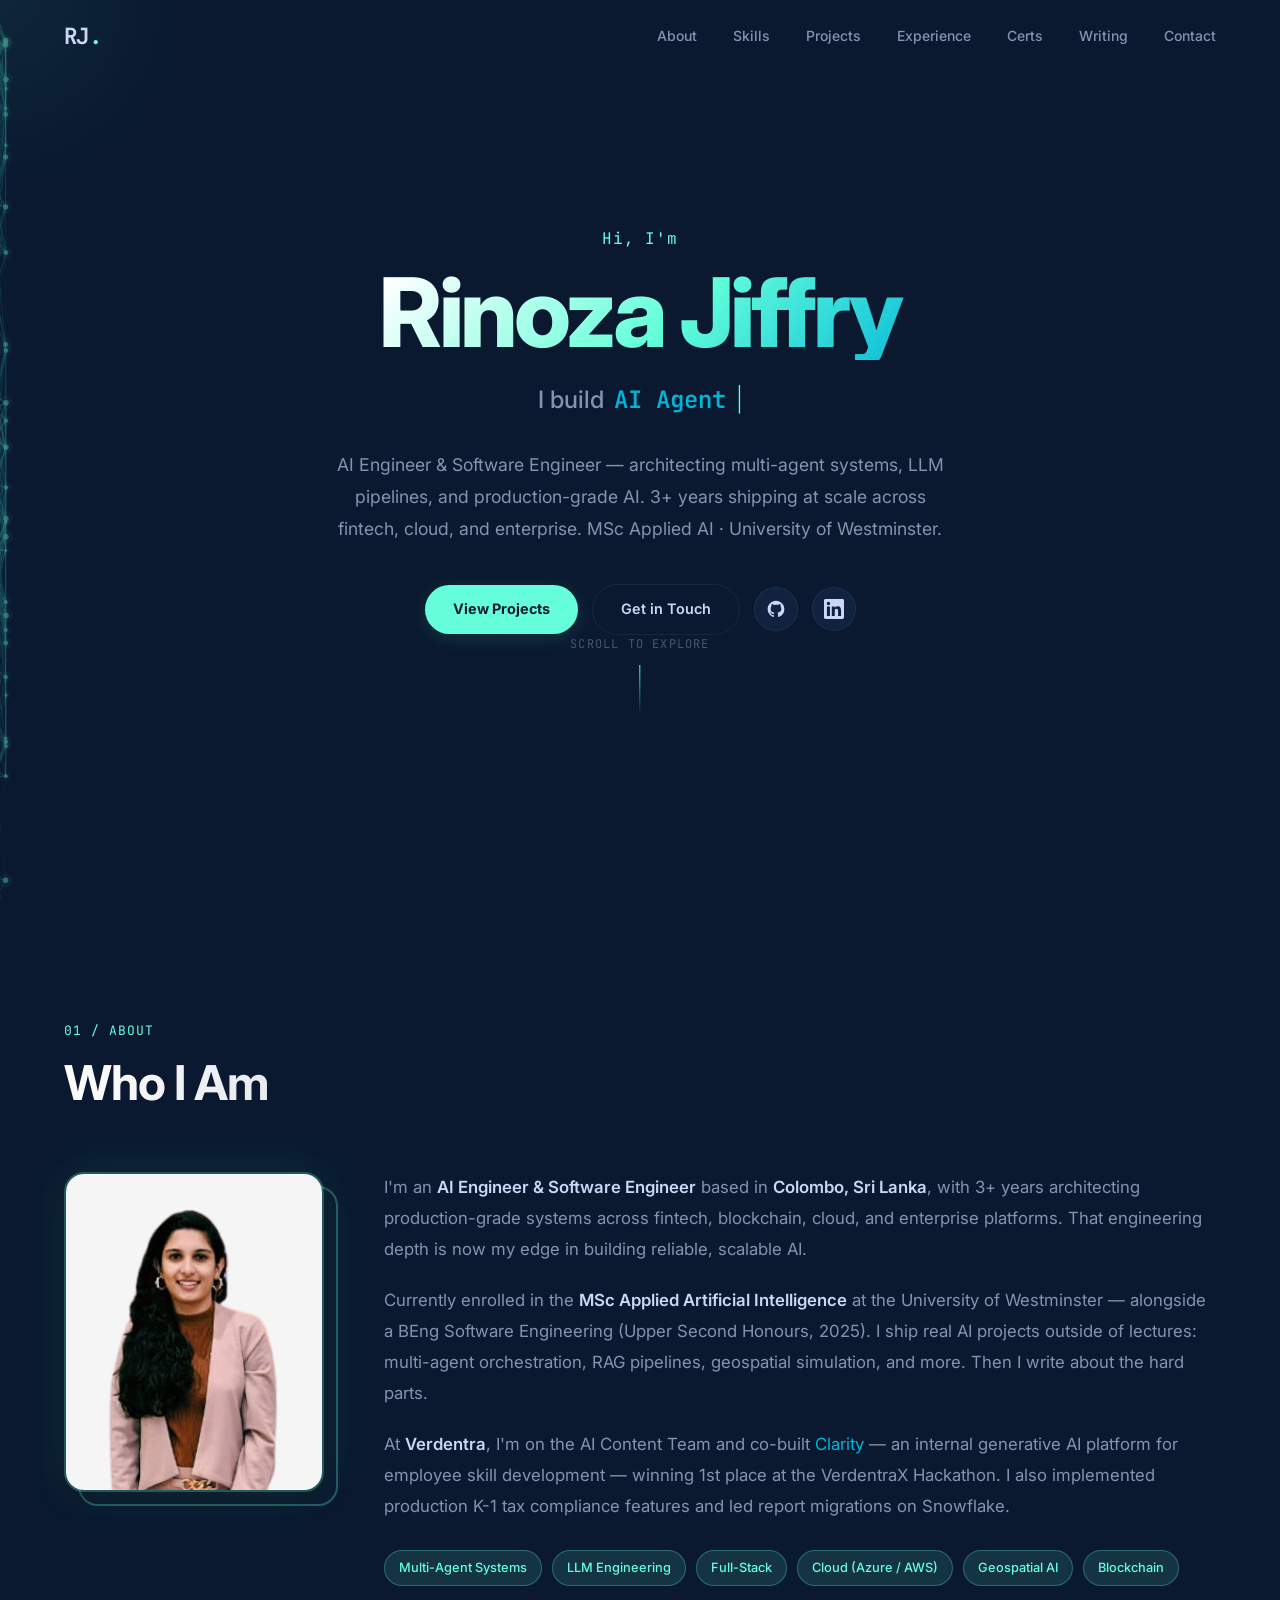
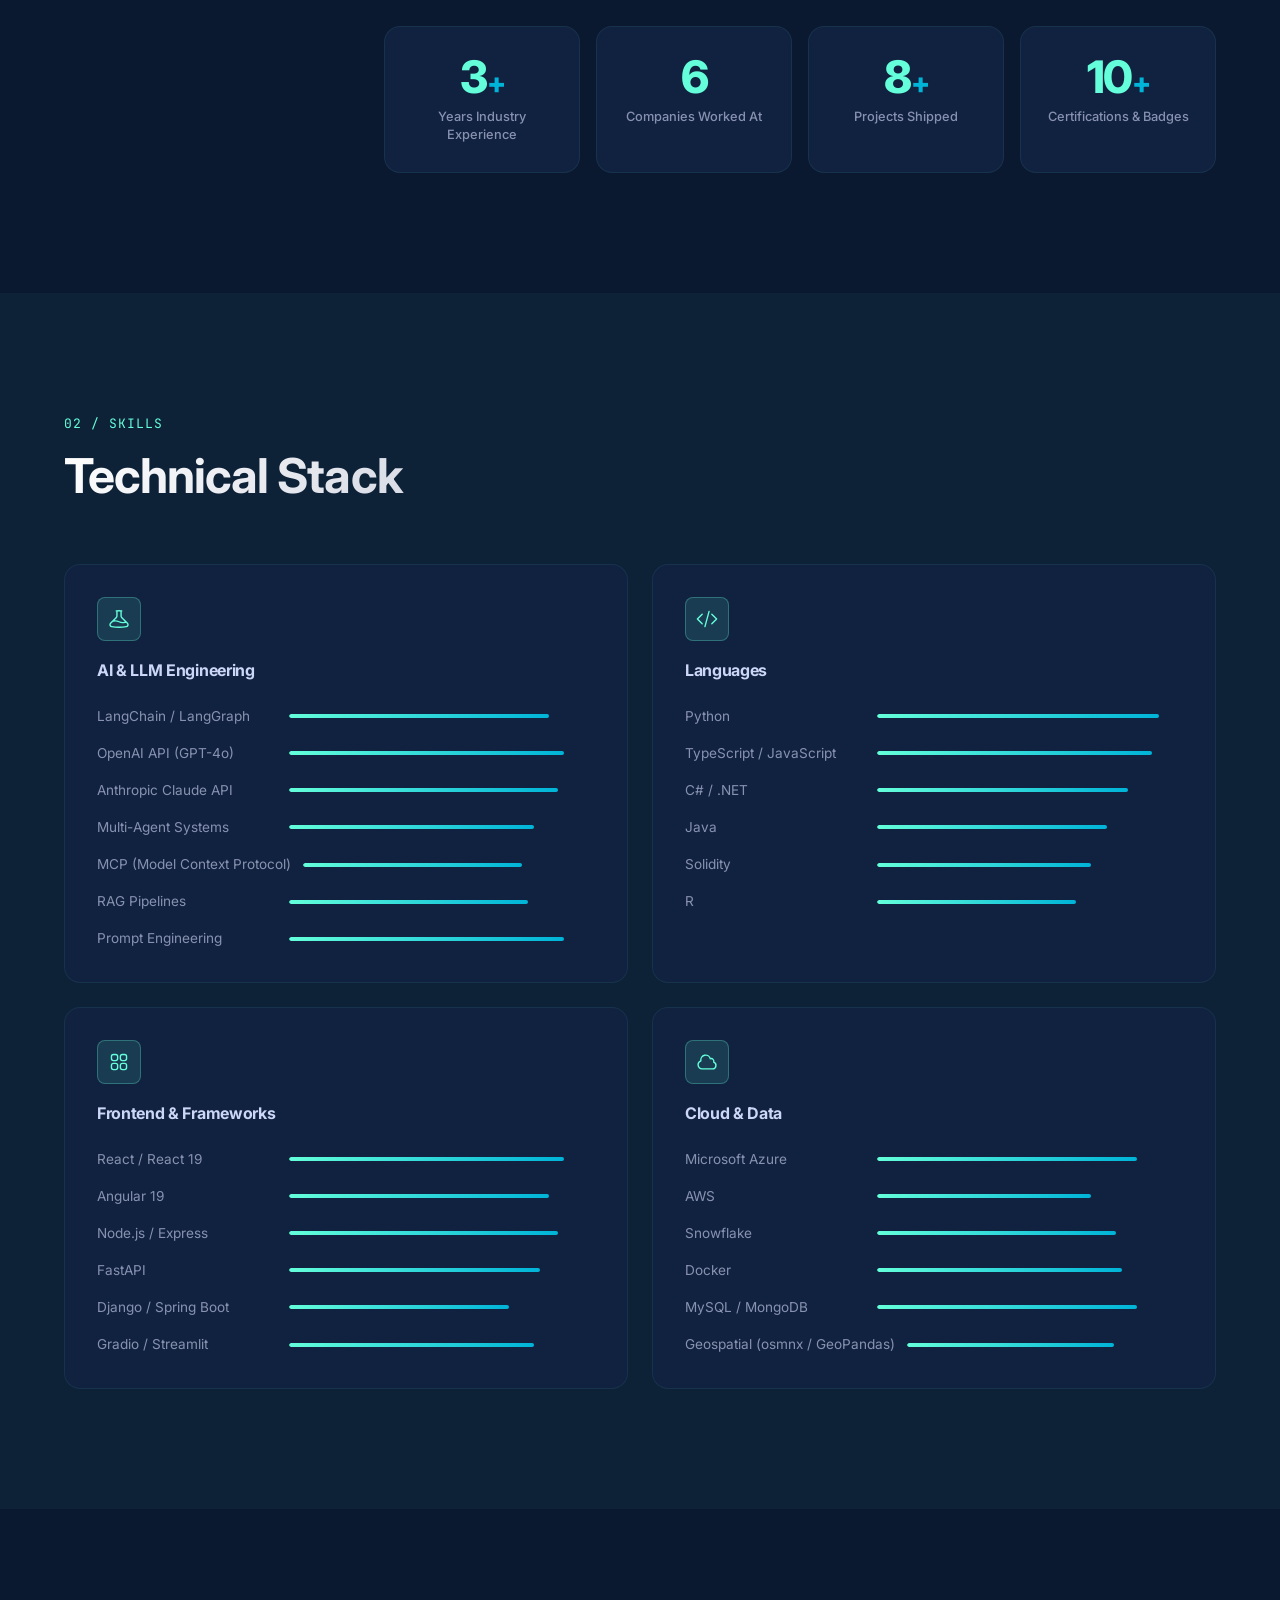
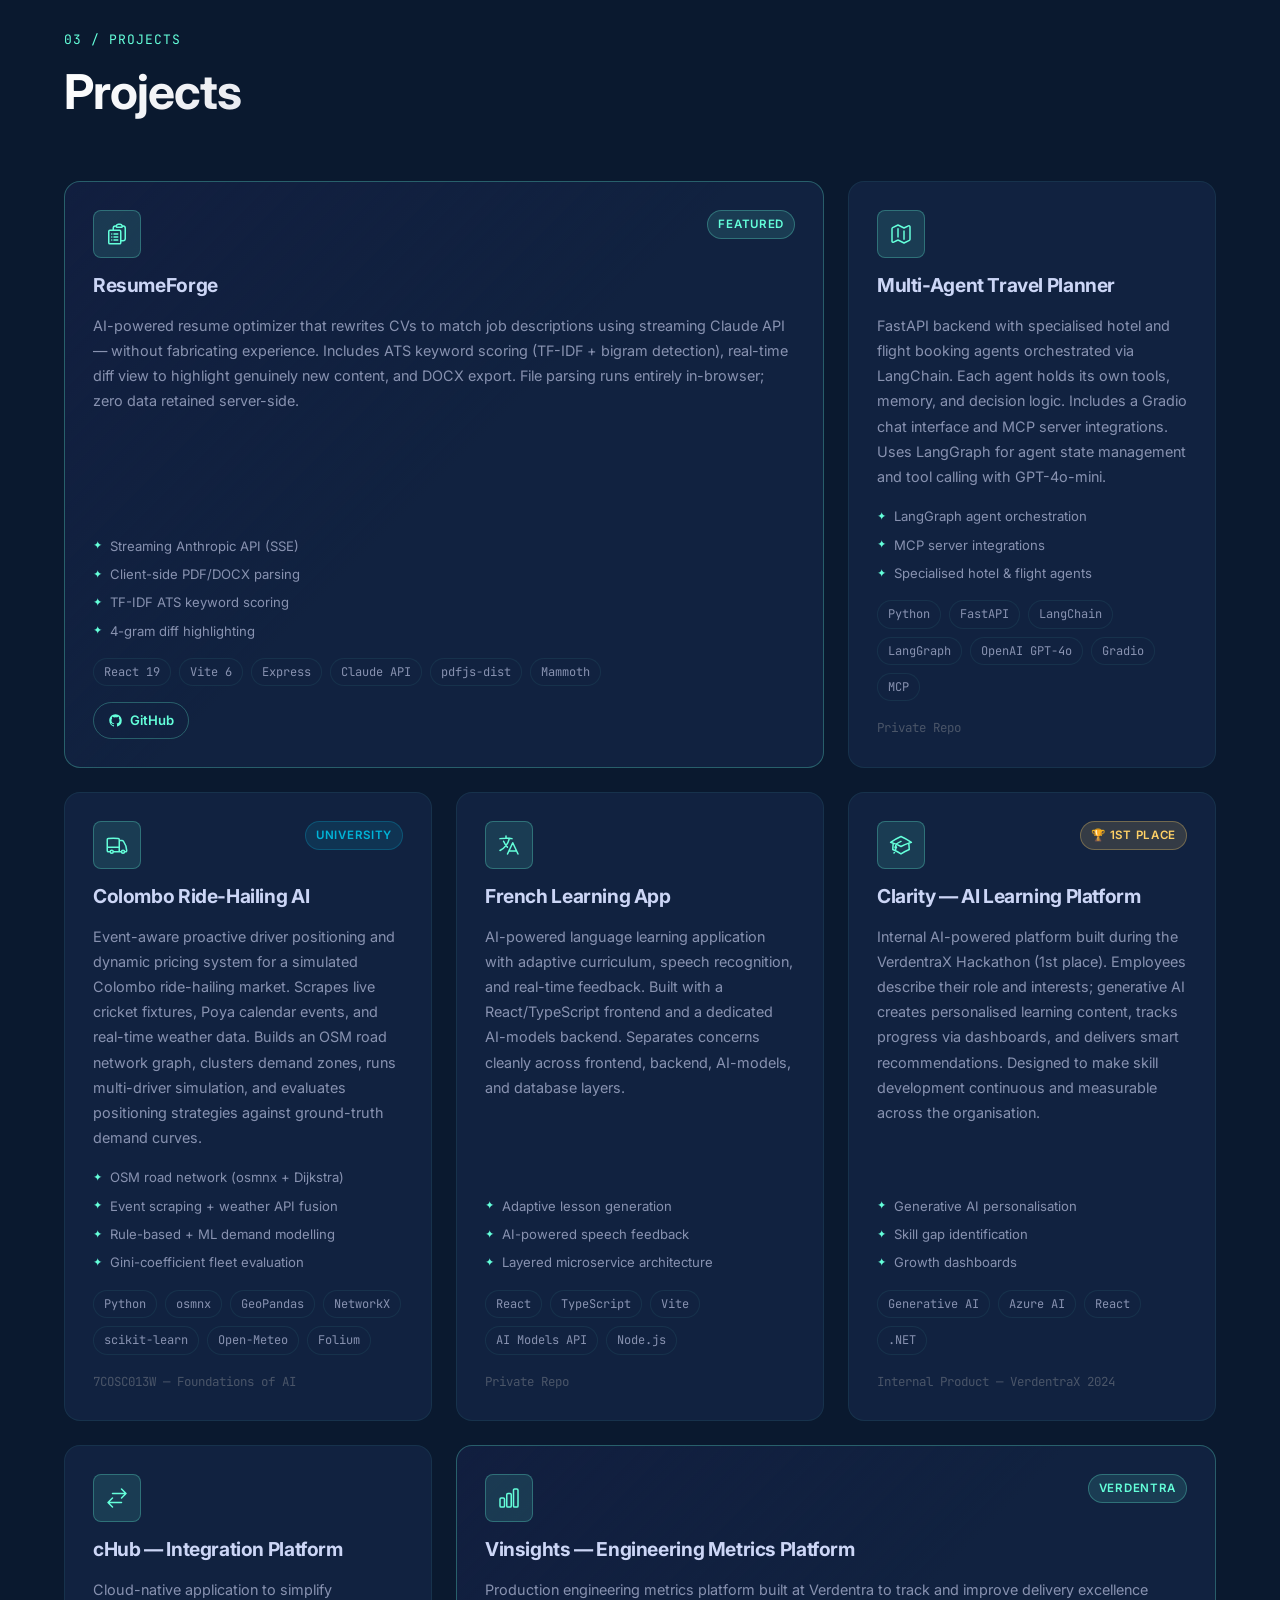
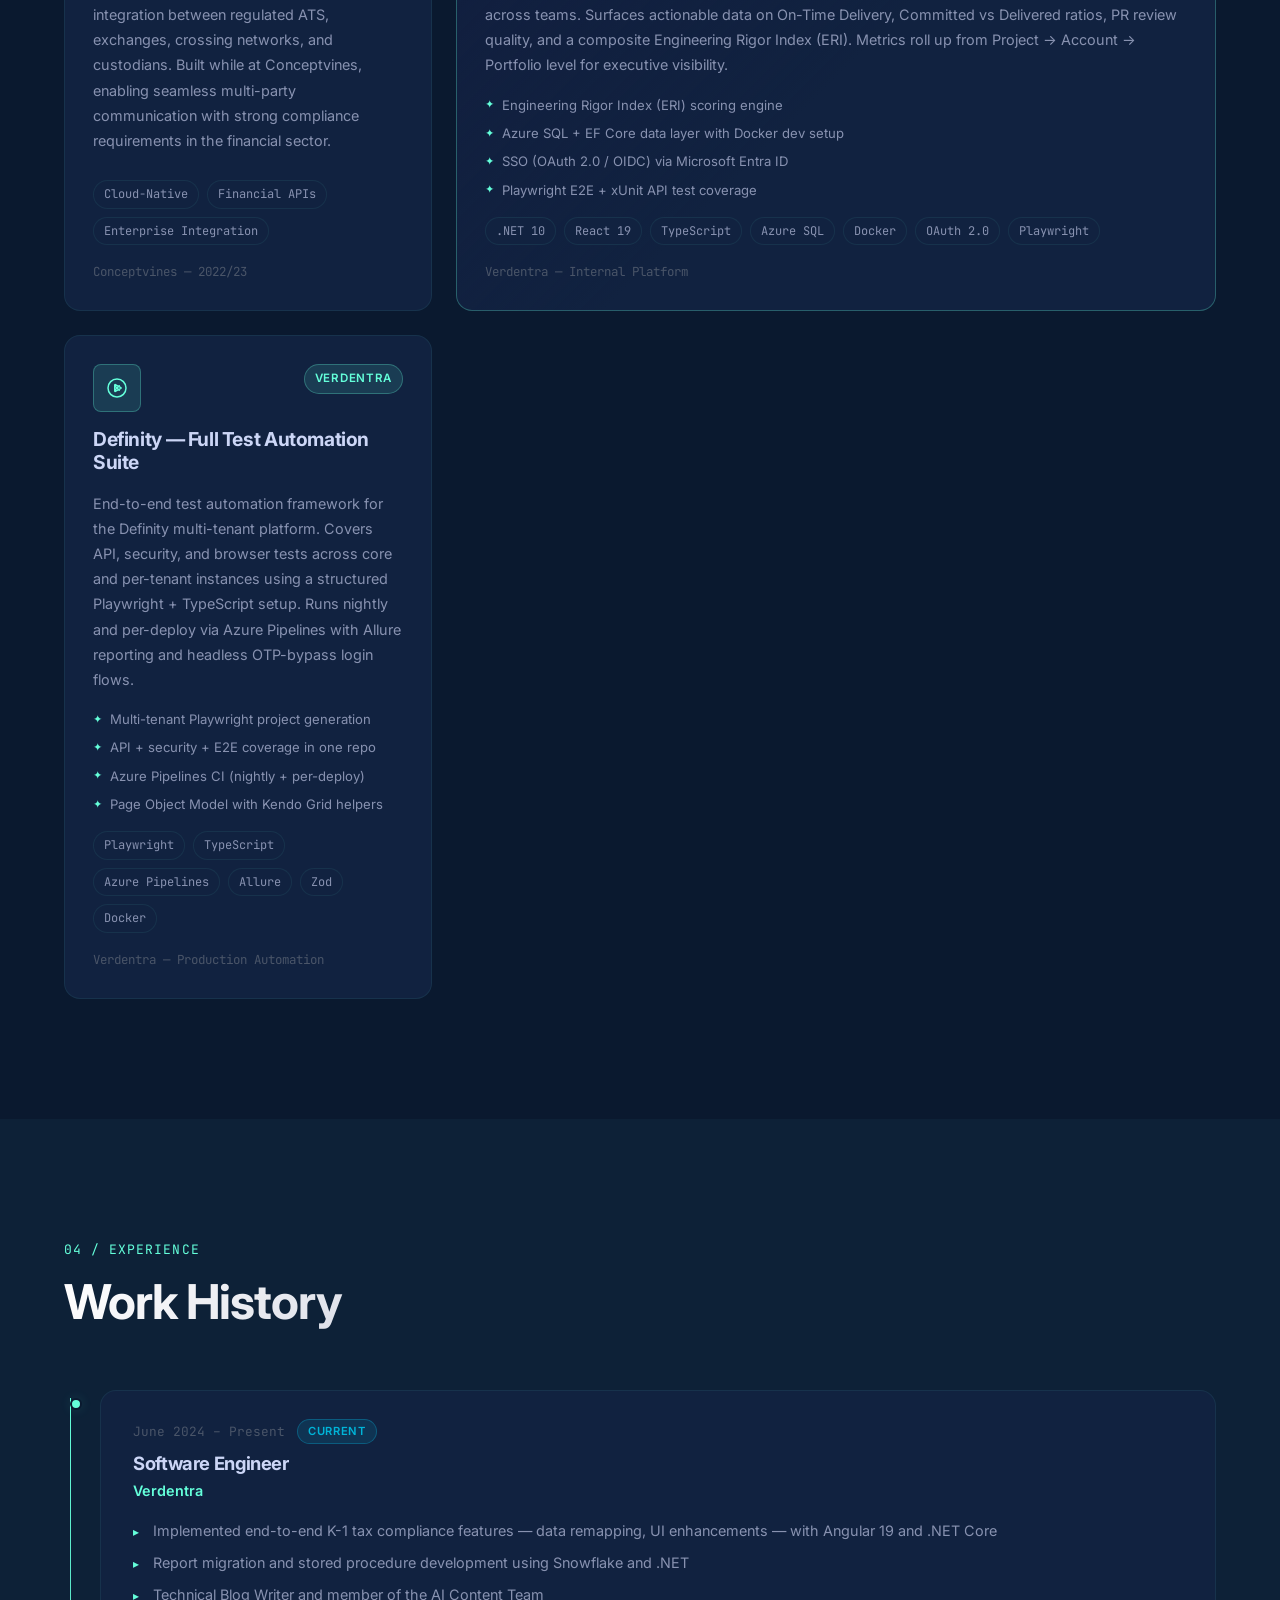
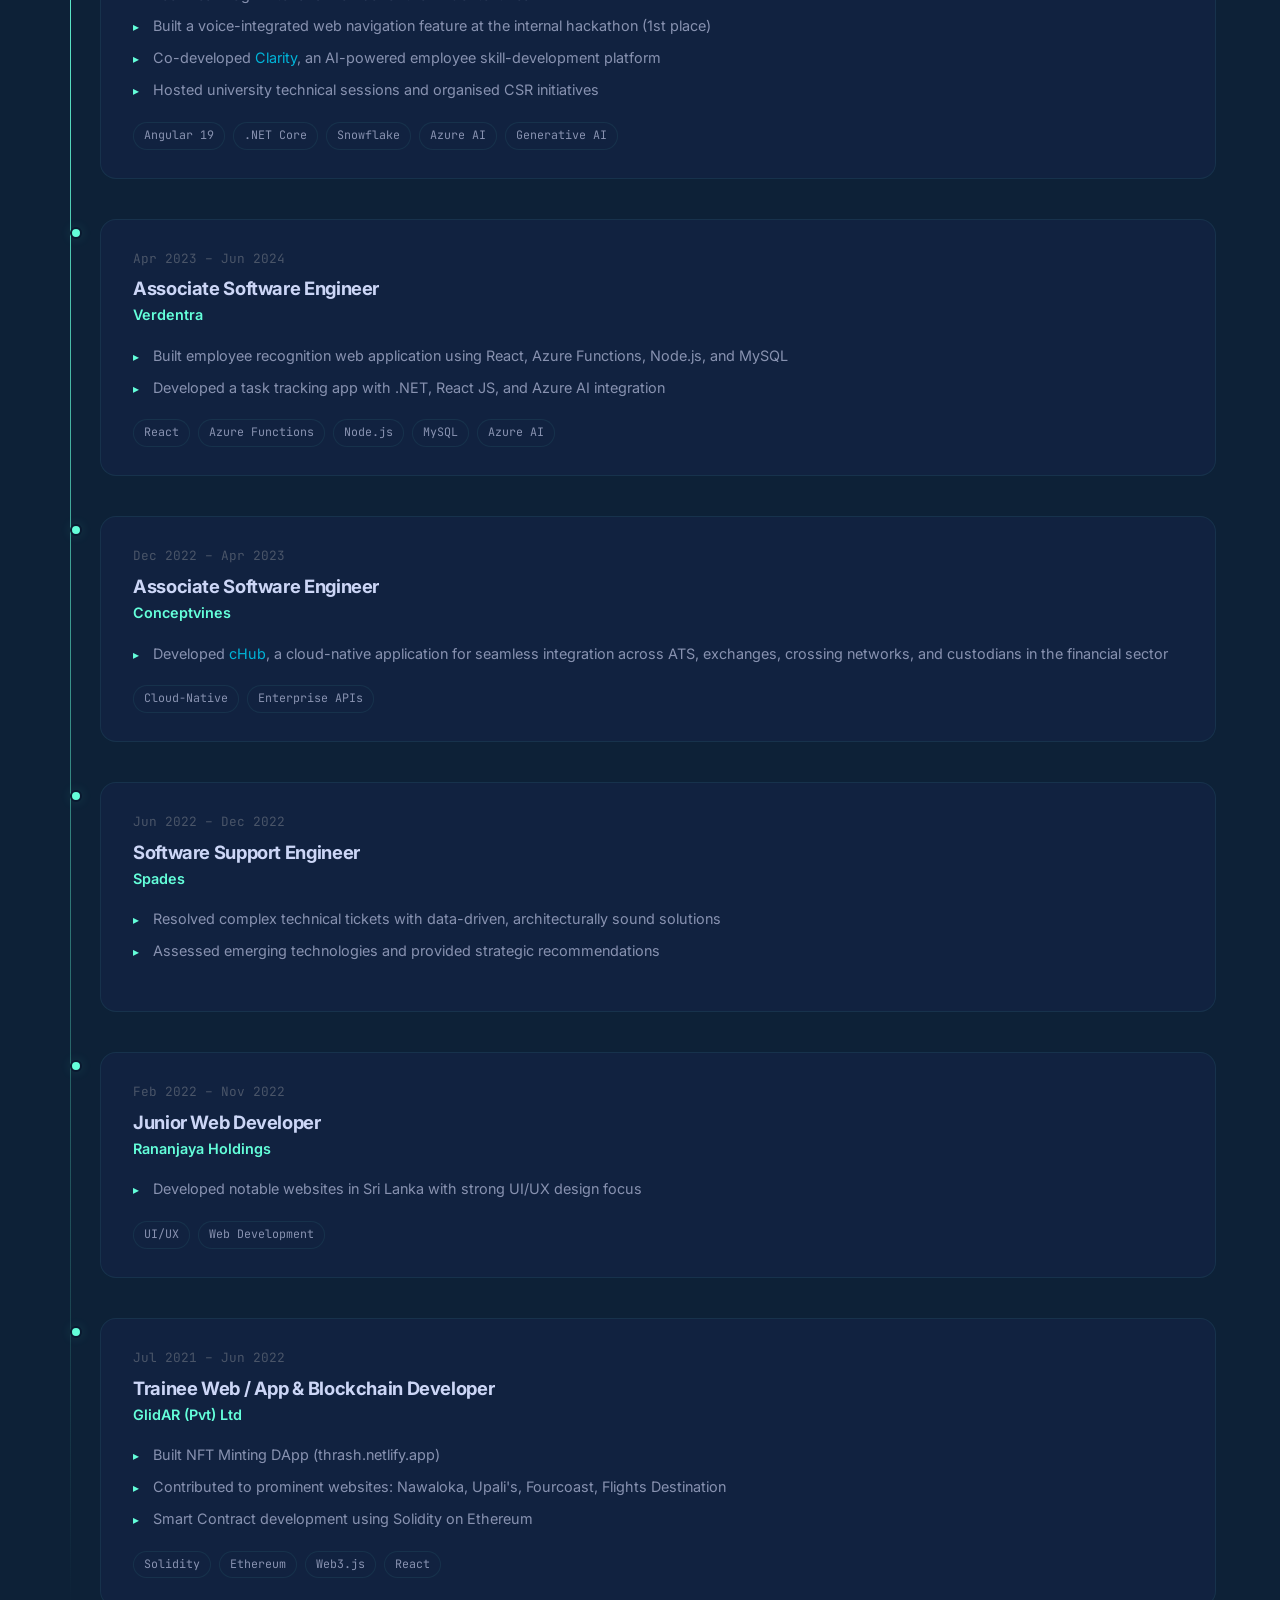
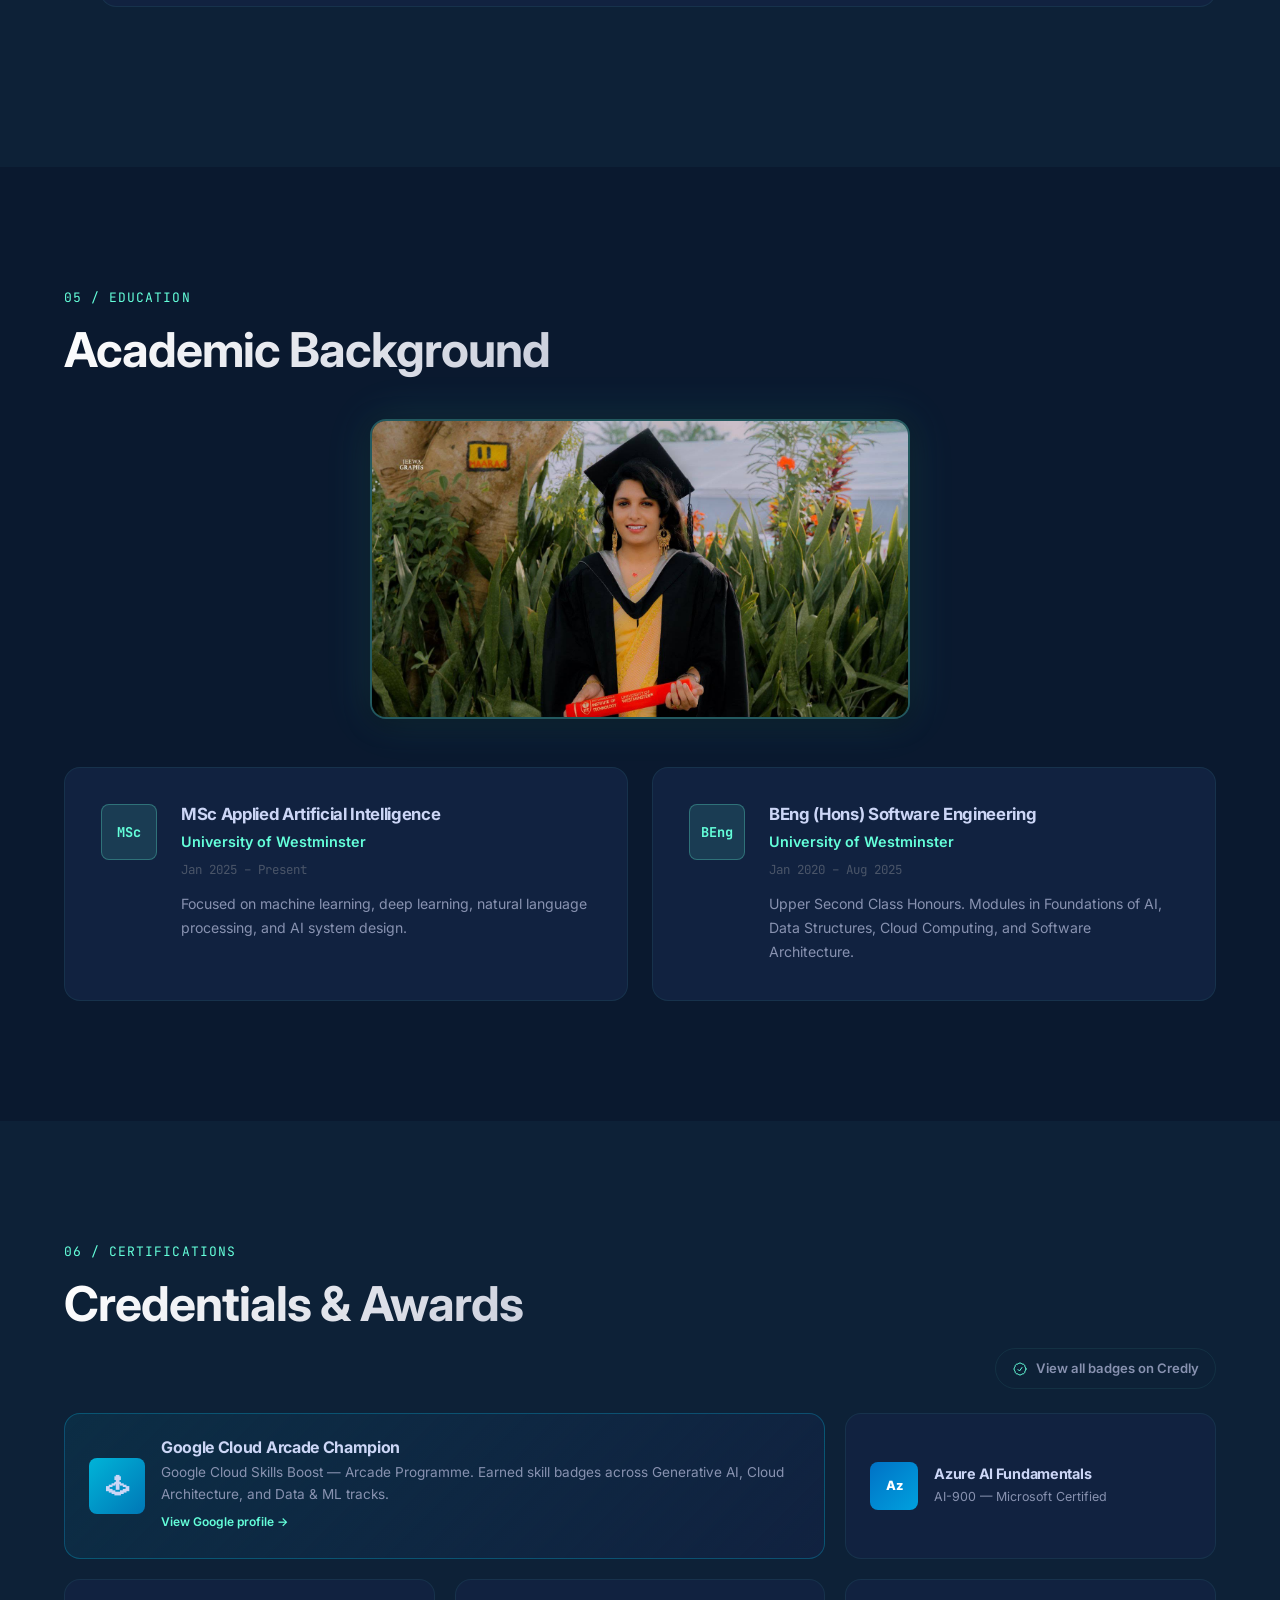
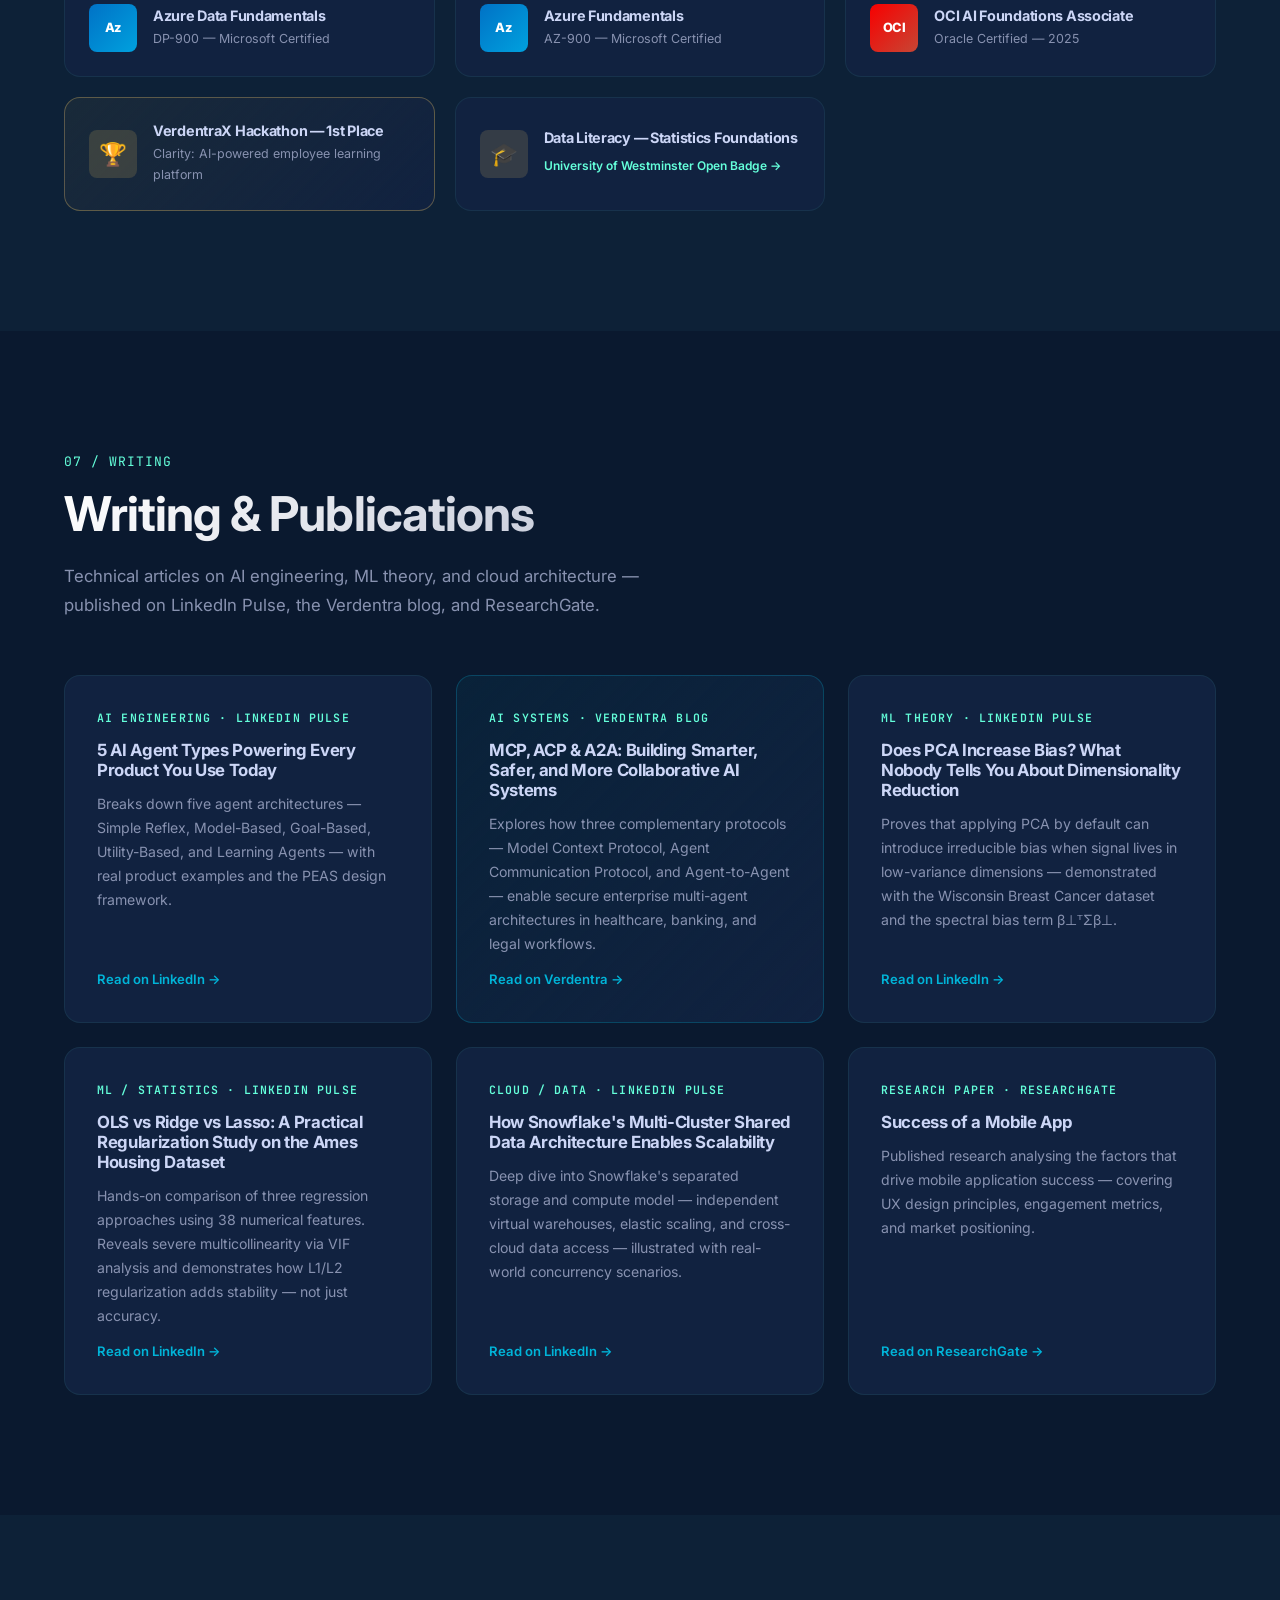
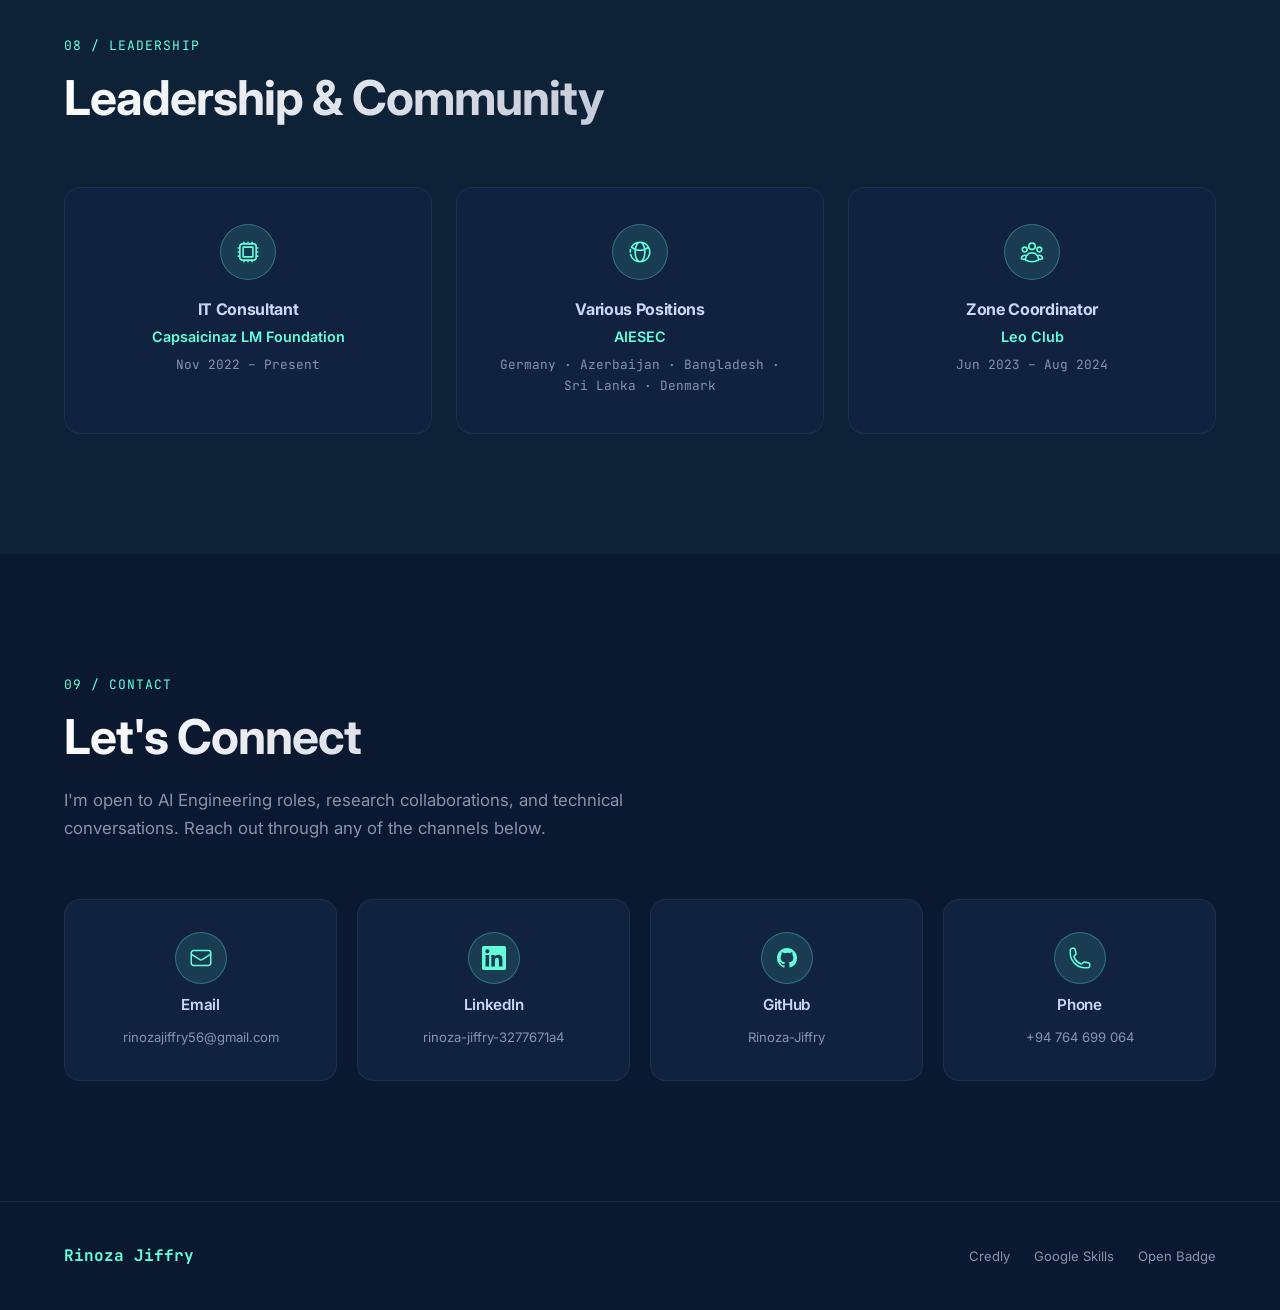
<file: index.html>
<!DOCTYPE html>
<html lang="en">
<head>
  <meta charset="UTF-8" />
  <meta name="viewport" content="width=device-width, initial-scale=1.0" />
  <meta name="description" content="Rinoza Jiffry — AI Engineer & Software Engineer. Building intelligent systems with LLMs, multi-agent architectures, and cloud-native solutions." />
  <title>Rinoza Jiffry | AI Engineer</title>
  <link rel="preconnect" href="https://fonts.googleapis.com" />
  <link rel="preconnect" href="https://fonts.gstatic.com" crossorigin />
  <link href="https://fonts.googleapis.com/css2?family=Inter:wght@300;400;500;600;700;800&family=JetBrains+Mono:wght@400;500;700&display=swap" rel="stylesheet" />
  <link rel="stylesheet" href="style.css" />
</head>
<body>

  <!-- ===== NAV ===== -->
  <nav id="navbar">
    <div class="nav-inner">
      <a href="#hero" class="nav-logo">RJ<span class="dot">.</span></a>
      <button class="nav-toggle" id="navToggle" aria-label="Toggle menu">
        <span></span><span></span><span></span>
      </button>
      <ul class="nav-links" id="navLinks">
        <li><a href="#about">About</a></li>
        <li><a href="#skills">Skills</a></li>
        <li><a href="#projects">Projects</a></li>
        <li><a href="#experience">Experience</a></li>
        <li><a href="#certifications">Certs</a></li>
        <li><a href="#writing">Writing</a></li>
        <li><a href="#contact">Contact</a></li>
      </ul>
    </div>
  </nav>

  <!-- ===== HERO ===== -->
  <section id="hero">
    <canvas id="neural-canvas"></canvas>
    <div class="hero-content">
      <p class="hero-greeting">Hi, I'm</p>
      <h1 class="hero-name">Rinoza Jiffry</h1>
      <div class="hero-title-wrap">
        <span class="hero-title-prefix">I build</span>
        <span class="hero-typewriter" id="typewriter"></span>
        <span class="hero-cursor">|</span>
      </div>
      <p class="hero-sub">
        AI Engineer &amp; Software Engineer — architecting multi-agent systems, LLM pipelines,
        and production-grade AI. 3+ years shipping at scale across fintech, cloud, and enterprise.
        MSc Applied AI · University of Westminster.
      </p>
      <div class="hero-cta">
        <a href="#projects" class="btn btn-primary">View Projects</a>
        <a href="#contact" class="btn btn-ghost">Get in Touch</a>
        <a href="https://github.com/Rinoza-Jiffry" target="_blank" rel="noopener" class="btn btn-icon" aria-label="GitHub">
          <svg viewBox="0 0 24 24" fill="currentColor"><path d="M12 2C6.477 2 2 6.484 2 12.017c0 4.425 2.865 8.18 6.839 9.504.5.092.682-.217.682-.483 0-.237-.008-.868-.013-1.703-2.782.605-3.369-1.343-3.369-1.343-.454-1.158-1.11-1.466-1.11-1.466-.908-.62.069-.608.069-.608 1.003.07 1.531 1.032 1.531 1.032.892 1.53 2.341 1.088 2.91.832.092-.647.35-1.088.636-1.338-2.22-.253-4.555-1.113-4.555-4.951 0-1.093.39-1.988 1.029-2.688-.103-.253-.446-1.272.098-2.65 0 0 .84-.27 2.75 1.026A9.564 9.564 0 0112 6.844c.85.004 1.705.115 2.504.337 1.909-1.296 2.747-1.027 2.747-1.027.546 1.379.202 2.398.1 2.651.64.7 1.028 1.595 1.028 2.688 0 3.848-2.339 4.695-4.566 4.943.359.309.678.92.678 1.855 0 1.338-.012 2.419-.012 2.747 0 .268.18.58.688.482A10.019 10.019 0 0022 12.017C22 6.484 17.522 2 12 2z"/></svg>
        </a>
        <a href="https://www.linkedin.com/in/rinoza-jiffry-3277671a4/" target="_blank" rel="noopener" class="btn btn-icon" aria-label="LinkedIn">
          <svg viewBox="0 0 24 24" fill="currentColor"><path d="M20.447 20.452h-3.554v-5.569c0-1.328-.027-3.037-1.852-3.037-1.853 0-2.136 1.445-2.136 2.939v5.667H9.351V9h3.414v1.561h.046c.477-.9 1.637-1.85 3.37-1.85 3.601 0 4.267 2.37 4.267 5.455v6.286zM5.337 7.433a2.062 2.062 0 01-2.063-2.065 2.064 2.064 0 112.063 2.065zm1.782 13.019H3.555V9h3.564v11.452zM22.225 0H1.771C.792 0 0 .774 0 1.729v20.542C0 23.227.792 24 1.771 24h20.451C23.2 24 24 23.227 24 22.271V1.729C24 .774 23.2 0 22.222 0h.003z"/></svg>
        </a>
      </div>
      <div class="hero-scroll-hint">
        <span>Scroll to explore</span>
        <div class="scroll-line"></div>
      </div>
    </div>
  </section>

  <!-- ===== ABOUT ===== -->
  <section id="about" class="section">
    <div class="container">
      <div class="section-label">01 / About</div>
      <h2 class="section-title">Who I Am</h2>
      <div class="about-grid">
        <div class="about-photo-wrap reveal">
          <img src="Pictures/Rinoza1.png" alt="Rinoza Jiffry" class="about-photo" />
        </div>
        <div class="about-right">
          <div class="about-text">
            <p>
              I'm an <strong>AI Engineer &amp; Software Engineer</strong> based in <strong>Colombo, Sri Lanka</strong>, with 3+ years architecting production-grade systems across fintech, blockchain, cloud, and enterprise platforms. That engineering depth is now my edge in building reliable, scalable AI.
            </p>
            <p>
              Currently enrolled in the <strong>MSc Applied Artificial Intelligence</strong> at the University of Westminster — alongside a BEng Software Engineering (Upper Second Honours, 2025). I ship real AI projects outside of lectures: multi-agent orchestration, RAG pipelines, geospatial simulation, and more. Then I write about the hard parts.
            </p>
            <p>
              At <strong>Verdentra</strong>, I'm on the AI Content Team and co-built <em>Clarity</em> — an internal generative AI platform for employee skill development — winning 1st place at the VerdentraX Hackathon. I also implemented production K-1 tax compliance features and led report migrations on Snowflake.
            </p>
            <div class="about-tags">
              <span class="tag">Multi-Agent Systems</span>
              <span class="tag">LLM Engineering</span>
              <span class="tag">Full-Stack</span>
              <span class="tag">Cloud (Azure / AWS)</span>
              <span class="tag">Geospatial AI</span>
              <span class="tag">Blockchain</span>
            </div>
          </div>
          <div class="about-stats">
            <div class="stat-card reveal">
              <div class="stat-num">3<span>+</span></div>
              <div class="stat-label">Years Industry Experience</div>
            </div>
            <div class="stat-card reveal">
              <div class="stat-num">6</div>
              <div class="stat-label">Companies Worked At</div>
            </div>
            <div class="stat-card reveal">
              <div class="stat-num">8<span>+</span></div>
              <div class="stat-label">Projects Shipped</div>
            </div>
            <div class="stat-card reveal">
              <div class="stat-num">10<span>+</span></div>
              <div class="stat-label">Certifications &amp; Badges</div>
            </div>
          </div>
        </div>
      </div>
    </div>
  </section>

  <!-- ===== SKILLS ===== -->
  <section id="skills" class="section section-alt">
    <div class="container">
      <div class="section-label">02 / Skills</div>
      <h2 class="section-title">Technical Stack</h2>
      <div class="skills-grid">

        <div class="skill-group reveal">
          <div class="skill-group-icon">
            <svg viewBox="0 0 24 24" fill="none" stroke="currentColor" stroke-width="1.5"><path stroke-linecap="round" stroke-linejoin="round" d="M9.75 3.104v5.714a2.25 2.25 0 01-.659 1.591L5 14.5M9.75 3.104c-.251.023-.501.05-.75.082m.75-.082a24.301 24.301 0 014.5 0m0 0v5.714c0 .597.237 1.17.659 1.591L19.8 15.3M14.25 3.104c.251.023.501.05.75.082M19.8 15.3l-1.57.393A9.065 9.065 0 0112 15a9.065 9.065 0 00-6.23-.693L5 14.5m14.8.8l1.402 1.402c1.232 1.232.65 3.318-1.067 3.611A48.309 48.309 0 0112 21c-2.773 0-5.491-.235-8.135-.687-1.718-.293-2.3-2.379-1.067-3.61L5 14.5" /></svg>
          </div>
          <h3>AI &amp; LLM Engineering</h3>
          <ul class="skill-list">
            <li><span class="skill-name">LangChain / LangGraph</span><span class="skill-bar"><span style="width:85%"></span></span></li>
            <li><span class="skill-name">OpenAI API (GPT-4o)</span><span class="skill-bar"><span style="width:90%"></span></span></li>
            <li><span class="skill-name">Anthropic Claude API</span><span class="skill-bar"><span style="width:88%"></span></span></li>
            <li><span class="skill-name">Multi-Agent Systems</span><span class="skill-bar"><span style="width:80%"></span></span></li>
            <li><span class="skill-name">MCP (Model Context Protocol)</span><span class="skill-bar"><span style="width:75%"></span></span></li>
            <li><span class="skill-name">RAG Pipelines</span><span class="skill-bar"><span style="width:78%"></span></span></li>
            <li><span class="skill-name">Prompt Engineering</span><span class="skill-bar"><span style="width:90%"></span></span></li>
          </ul>
        </div>

        <div class="skill-group reveal">
          <div class="skill-group-icon">
            <svg viewBox="0 0 24 24" fill="none" stroke="currentColor" stroke-width="1.5"><path stroke-linecap="round" stroke-linejoin="round" d="M17.25 6.75L22.5 12l-5.25 5.25m-10.5 0L1.5 12l5.25-5.25m7.5-3l-4.5 16.5" /></svg>
          </div>
          <h3>Languages</h3>
          <ul class="skill-list">
            <li><span class="skill-name">Python</span><span class="skill-bar"><span style="width:92%"></span></span></li>
            <li><span class="skill-name">TypeScript / JavaScript</span><span class="skill-bar"><span style="width:90%"></span></span></li>
            <li><span class="skill-name">C# / .NET</span><span class="skill-bar"><span style="width:82%"></span></span></li>
            <li><span class="skill-name">Java</span><span class="skill-bar"><span style="width:75%"></span></span></li>
            <li><span class="skill-name">Solidity</span><span class="skill-bar"><span style="width:70%"></span></span></li>
            <li><span class="skill-name">R</span><span class="skill-bar"><span style="width:65%"></span></span></li>
          </ul>
        </div>

        <div class="skill-group reveal">
          <div class="skill-group-icon">
            <svg viewBox="0 0 24 24" fill="none" stroke="currentColor" stroke-width="1.5"><path stroke-linecap="round" stroke-linejoin="round" d="M3.75 6A2.25 2.25 0 016 3.75h2.25A2.25 2.25 0 0110.5 6v2.25a2.25 2.25 0 01-2.25 2.25H6a2.25 2.25 0 01-2.25-2.25V6zM3.75 15.75A2.25 2.25 0 016 13.5h2.25a2.25 2.25 0 012.25 2.25V18a2.25 2.25 0 01-2.25 2.25H6A2.25 2.25 0 013.75 18v-2.25zM13.5 6a2.25 2.25 0 012.25-2.25H18A2.25 2.25 0 0120.25 6v2.25A2.25 2.25 0 0118 10.5h-2.25a2.25 2.25 0 01-2.25-2.25V6zM13.5 15.75a2.25 2.25 0 012.25-2.25H18a2.25 2.25 0 012.25 2.25V18A2.25 2.25 0 0118 20.25h-2.25A2.25 2.25 0 0113.5 18v-2.25z" /></svg>
          </div>
          <h3>Frontend &amp; Frameworks</h3>
          <ul class="skill-list">
            <li><span class="skill-name">React / React 19</span><span class="skill-bar"><span style="width:90%"></span></span></li>
            <li><span class="skill-name">Angular 19</span><span class="skill-bar"><span style="width:85%"></span></span></li>
            <li><span class="skill-name">Node.js / Express</span><span class="skill-bar"><span style="width:88%"></span></span></li>
            <li><span class="skill-name">FastAPI</span><span class="skill-bar"><span style="width:82%"></span></span></li>
            <li><span class="skill-name">Django / Spring Boot</span><span class="skill-bar"><span style="width:72%"></span></span></li>
            <li><span class="skill-name">Gradio / Streamlit</span><span class="skill-bar"><span style="width:80%"></span></span></li>
          </ul>
        </div>

        <div class="skill-group reveal">
          <div class="skill-group-icon">
            <svg viewBox="0 0 24 24" fill="none" stroke="currentColor" stroke-width="1.5"><path stroke-linecap="round" stroke-linejoin="round" d="M2.25 15a4.5 4.5 0 004.5 4.5H18a3.75 3.75 0 001.332-7.257 3 3 0 00-3.758-3.848 5.25 5.25 0 00-10.233 2.33A4.502 4.502 0 002.25 15z" /></svg>
          </div>
          <h3>Cloud &amp; Data</h3>
          <ul class="skill-list">
            <li><span class="skill-name">Microsoft Azure</span><span class="skill-bar"><span style="width:85%"></span></span></li>
            <li><span class="skill-name">AWS</span><span class="skill-bar"><span style="width:70%"></span></span></li>
            <li><span class="skill-name">Snowflake</span><span class="skill-bar"><span style="width:78%"></span></span></li>
            <li><span class="skill-name">Docker</span><span class="skill-bar"><span style="width:80%"></span></span></li>
            <li><span class="skill-name">MySQL / MongoDB</span><span class="skill-bar"><span style="width:85%"></span></span></li>
            <li><span class="skill-name">Geospatial (osmnx / GeoPandas)</span><span class="skill-bar"><span style="width:75%"></span></span></li>
          </ul>
        </div>

      </div>
    </div>
  </section>

  <!-- ===== PROJECTS ===== -->
  <section id="projects" class="section">
    <div class="container">
      <div class="section-label">03 / Projects</div>
      <h2 class="section-title">Projects</h2>
      <div class="projects-grid">

        <!-- ResumeForge -->
        <article class="project-card reveal featured">
          <div class="project-card-header">
            <div class="project-icon">
              <svg viewBox="0 0 24 24" fill="none" stroke="currentColor" stroke-width="1.5"><path stroke-linecap="round" stroke-linejoin="round" d="M9 12h3.75M9 15h3.75M9 18h3.75m3 .75H18a2.25 2.25 0 002.25-2.25V6.108c0-1.135-.845-2.098-1.976-2.192a48.424 48.424 0 00-1.123-.08m-5.801 0c-.065.21-.1.433-.1.664 0 .414.336.75.75.75h4.5a.75.75 0 00.75-.75 2.25 2.25 0 00-.1-.664m-5.8 0A2.251 2.251 0 0113.5 2.25H15c1.012 0 1.867.668 2.15 1.586m-5.8 0c-.376.023-.75.05-1.124.08C9.095 4.01 8.25 4.973 8.25 6.108V8.25m0 0H4.875c-.621 0-1.125.504-1.125 1.125v11.25c0 .621.504 1.125 1.125 1.125h9.75c.621 0 1.125-.504 1.125-1.125V9.375c0-.621-.504-1.125-1.125-1.125H8.25zM6.75 12h.008v.008H6.75V12zm0 3h.008v.008H6.75V15zm0 3h.008v.008H6.75V18z" /></svg>
            </div>
            <div class="project-badge">Featured</div>
          </div>
          <h3 class="project-title">ResumeForge</h3>
          <p class="project-desc">
            AI-powered resume optimizer that rewrites CVs to match job descriptions using streaming Claude API —
            without fabricating experience. Includes ATS keyword scoring (TF-IDF + bigram detection), real-time
            diff view to highlight genuinely new content, and DOCX export. File parsing runs entirely in-browser;
            zero data retained server-side.
          </p>
          <div class="project-highlights">
            <div class="highlight"><span class="hl-icon">✦</span> Streaming Anthropic API (SSE)</div>
            <div class="highlight"><span class="hl-icon">✦</span> Client-side PDF/DOCX parsing</div>
            <div class="highlight"><span class="hl-icon">✦</span> TF-IDF ATS keyword scoring</div>
            <div class="highlight"><span class="hl-icon">✦</span> 4-gram diff highlighting</div>
          </div>
          <div class="project-stack">
            <span>React 19</span><span>Vite 6</span><span>Express</span><span>Claude API</span><span>pdfjs-dist</span><span>Mammoth</span>
          </div>
          <div class="project-links">
            <a href="https://github.com/Rinoza-Jiffry/ResumeForge" target="_blank" rel="noopener" class="project-link">
              <svg viewBox="0 0 24 24" fill="currentColor"><path d="M12 2C6.477 2 2 6.484 2 12.017c0 4.425 2.865 8.18 6.839 9.504.5.092.682-.217.682-.483 0-.237-.008-.868-.013-1.703-2.782.605-3.369-1.343-3.369-1.343-.454-1.158-1.11-1.466-1.11-1.466-.908-.62.069-.608.069-.608 1.003.07 1.531 1.032 1.531 1.032.892 1.53 2.341 1.088 2.91.832.092-.647.35-1.088.636-1.338-2.22-.253-4.555-1.113-4.555-4.951 0-1.093.39-1.988 1.029-2.688-.103-.253-.446-1.272.098-2.65 0 0 .84-.27 2.75 1.026A9.564 9.564 0 0112 6.844c.85.004 1.705.115 2.504.337 1.909-1.296 2.747-1.027 2.747-1.027.546 1.379.202 2.398.1 2.651.64.7 1.028 1.595 1.028 2.688 0 3.848-2.339 4.695-4.566 4.943.359.309.678.92.678 1.855 0 1.338-.012 2.419-.012 2.747 0 .268.18.58.688.482A10.019 10.019 0 0022 12.017C22 6.484 17.522 2 12 2z"/></svg>
              GitHub
            </a>
          </div>
        </article>

        <!-- Multi-Agent Travel Planner -->
        <article class="project-card reveal">
          <div class="project-card-header">
            <div class="project-icon">
              <svg viewBox="0 0 24 24" fill="none" stroke="currentColor" stroke-width="1.5"><path stroke-linecap="round" stroke-linejoin="round" d="M9 6.75V15m6-6v8.25m.503 3.498l4.875-2.437c.381-.19.622-.58.622-1.006V4.82c0-.836-.88-1.38-1.628-1.006l-3.869 1.934c-.317.159-.69.159-1.006 0L9.503 3.252a1.125 1.125 0 00-1.006 0L3.622 5.689C3.24 5.88 3 6.27 3 6.695V19.18c0 .836.88 1.38 1.628 1.006l3.869-1.934c.317-.159.69-.159 1.006 0l4.994 2.497c.317.158.69.158 1.006 0z" /></svg>
            </div>
          </div>
          <h3 class="project-title">Multi-Agent Travel Planner</h3>
          <p class="project-desc">
            FastAPI backend with specialised hotel and flight booking agents orchestrated via LangChain. Each agent
            holds its own tools, memory, and decision logic. Includes a Gradio chat interface and MCP server
            integrations. Uses LangGraph for agent state management and tool calling with GPT-4o-mini.
          </p>
          <div class="project-highlights">
            <div class="highlight"><span class="hl-icon">✦</span> LangGraph agent orchestration</div>
            <div class="highlight"><span class="hl-icon">✦</span> MCP server integrations</div>
            <div class="highlight"><span class="hl-icon">✦</span> Specialised hotel &amp; flight agents</div>
          </div>
          <div class="project-stack">
            <span>Python</span><span>FastAPI</span><span>LangChain</span><span>LangGraph</span><span>OpenAI GPT-4o</span><span>Gradio</span><span>MCP</span>
          </div>
          <div class="project-links">
            <span class="project-link-label">Private Repo</span>
          </div>
        </article>

        <!-- Colombo Ride-Hailing AI -->
        <article class="project-card reveal">
          <div class="project-card-header">
            <div class="project-icon">
              <svg viewBox="0 0 24 24" fill="none" stroke="currentColor" stroke-width="1.5"><path stroke-linecap="round" stroke-linejoin="round" d="M8.25 18.75a1.5 1.5 0 01-3 0m3 0a1.5 1.5 0 00-3 0m3 0h6m-9 0H3.375a1.125 1.125 0 01-1.125-1.125V14.25m17.25 4.5a1.5 1.5 0 01-3 0m3 0a1.5 1.5 0 00-3 0m3 0h1.125c.621 0 1.129-.504 1.09-1.124a17.902 17.902 0 00-3.213-9.193 2.056 2.056 0 00-1.58-.86H14.25M16.5 18.75h-2.25m0-11.177v-.958c0-.568-.422-1.048-.987-1.106a48.554 48.554 0 00-10.026 0 1.106 1.106 0 00-.987 1.106v7.635m12-6.677v6.677m0 4.5v-4.5m0 0h-12" /></svg>
            </div>
            <div class="project-badge academic">University</div>
          </div>
          <h3 class="project-title">Colombo Ride-Hailing AI</h3>
          <p class="project-desc">
            Event-aware proactive driver positioning and dynamic pricing system for a simulated Colombo ride-hailing
            market. Scrapes live cricket fixtures, Poya calendar events, and real-time weather data. Builds an OSM
            road network graph, clusters demand zones, runs multi-driver simulation, and evaluates positioning
            strategies against ground-truth demand curves.
          </p>
          <div class="project-highlights">
            <div class="highlight"><span class="hl-icon">✦</span> OSM road network (osmnx + Dijkstra)</div>
            <div class="highlight"><span class="hl-icon">✦</span> Event scraping + weather API fusion</div>
            <div class="highlight"><span class="hl-icon">✦</span> Rule-based + ML demand modelling</div>
            <div class="highlight"><span class="hl-icon">✦</span> Gini-coefficient fleet evaluation</div>
          </div>
          <div class="project-stack">
            <span>Python</span><span>osmnx</span><span>GeoPandas</span><span>NetworkX</span><span>scikit-learn</span><span>Open-Meteo</span><span>Folium</span>
          </div>
          <div class="project-links">
            <span class="project-link-label">7COSC013W — Foundations of AI</span>
          </div>
        </article>

        <!-- French Learning App -->
        <article class="project-card reveal">
          <div class="project-card-header">
            <div class="project-icon">
              <svg viewBox="0 0 24 24" fill="none" stroke="currentColor" stroke-width="1.5"><path stroke-linecap="round" stroke-linejoin="round" d="M10.5 21l5.25-11.25L21 21m-9-3h7.5M3 5.621a48.474 48.474 0 016-.371m0 0c1.12 0 2.233.038 3.334.114M9 5.25V3m3.334 2.364C11.176 10.658 7.69 15.08 3 17.502m9.334-12.138c.896.061 1.785.147 2.666.257m-4.589 8.495a18.023 18.023 0 01-3.827-5.802" /></svg>
            </div>
          </div>
          <h3 class="project-title">French Learning App</h3>
          <p class="project-desc">
            AI-powered language learning application with adaptive curriculum, speech recognition, and real-time
            feedback. Built with a React/TypeScript frontend and a dedicated AI-models backend. Separates concerns
            cleanly across frontend, backend, AI-models, and database layers.
          </p>
          <div class="project-highlights">
            <div class="highlight"><span class="hl-icon">✦</span> Adaptive lesson generation</div>
            <div class="highlight"><span class="hl-icon">✦</span> AI-powered speech feedback</div>
            <div class="highlight"><span class="hl-icon">✦</span> Layered microservice architecture</div>
          </div>
          <div class="project-stack">
            <span>React</span><span>TypeScript</span><span>Vite</span><span>AI Models API</span><span>Node.js</span>
          </div>
          <div class="project-links">
            <span class="project-link-label">Private Repo</span>
          </div>
        </article>

        <!-- Clarity (Hackathon) -->
        <article class="project-card reveal">
          <div class="project-card-header">
            <div class="project-icon">
              <svg viewBox="0 0 24 24" fill="none" stroke="currentColor" stroke-width="1.5"><path stroke-linecap="round" stroke-linejoin="round" d="M4.26 10.147a60.436 60.436 0 00-.491 6.347A48.627 48.627 0 0112 20.904a48.627 48.627 0 018.232-4.41 60.46 60.46 0 00-.491-6.347m-15.482 0a50.57 50.57 0 00-2.658-.813A59.905 59.905 0 0112 3.493a59.902 59.902 0 0110.399 5.84c-.896.248-1.783.52-2.658.814m-15.482 0A50.697 50.697 0 0112 13.489a50.702 50.702 0 017.74-3.342M6.75 15a.75.75 0 100-1.5.75.75 0 000 1.5zm0 0v-3.675A55.378 55.378 0 0112 8.443m-7.007 11.55A5.981 5.981 0 006.75 15.75v-1.5" /></svg>
            </div>
            <div class="project-badge winner">🏆 1st Place</div>
          </div>
          <h3 class="project-title">Clarity — AI Learning Platform</h3>
          <p class="project-desc">
            Internal AI-powered platform built during the VerdentraX Hackathon (1st place). Employees describe
            their role and interests; generative AI creates personalised learning content, tracks progress via
            dashboards, and delivers smart recommendations. Designed to make skill development continuous and
            measurable across the organisation.
          </p>
          <div class="project-highlights">
            <div class="highlight"><span class="hl-icon">✦</span> Generative AI personalisation</div>
            <div class="highlight"><span class="hl-icon">✦</span> Skill gap identification</div>
            <div class="highlight"><span class="hl-icon">✦</span> Growth dashboards</div>
          </div>
          <div class="project-stack">
            <span>Generative AI</span><span>Azure AI</span><span>React</span><span>.NET</span>
          </div>
          <div class="project-links">
            <span class="project-link-label">Internal Product — VerdentraX 2024</span>
          </div>
        </article>

        <!-- cHub -->
        <article class="project-card reveal">
          <div class="project-card-header">
            <div class="project-icon">
              <svg viewBox="0 0 24 24" fill="none" stroke="currentColor" stroke-width="1.5"><path stroke-linecap="round" stroke-linejoin="round" d="M7.5 21L3 16.5m0 0L7.5 12M3 16.5h13.5m0-13.5L21 7.5m0 0L16.5 12M21 7.5H7.5" /></svg>
            </div>
          </div>
          <h3 class="project-title">cHub — Integration Platform</h3>
          <p class="project-desc">
            Cloud-native application to simplify integration between regulated ATS, exchanges, crossing networks,
            and custodians. Built while at Conceptvines, enabling seamless multi-party communication with strong
            compliance requirements in the financial sector.
          </p>
          <div class="project-stack">
            <span>Cloud-Native</span><span>Financial APIs</span><span>Enterprise Integration</span>
          </div>
          <div class="project-links">
            <span class="project-link-label">Conceptvines — 2022/23</span>
          </div>
        </article>

        <!-- Vinsights -->
        <article class="project-card reveal featured">
          <div class="project-card-header">
            <div class="project-icon">
              <svg viewBox="0 0 24 24" fill="none" stroke="currentColor" stroke-width="1.5"><path stroke-linecap="round" stroke-linejoin="round" d="M3 13.125C3 12.504 3.504 12 4.125 12h2.25c.621 0 1.125.504 1.125 1.125v6.75C7.5 20.496 6.996 21 6.375 21h-2.25A1.125 1.125 0 013 19.875v-6.75zM9.75 8.625c0-.621.504-1.125 1.125-1.125h2.25c.621 0 1.125.504 1.125 1.125v11.25c0 .621-.504 1.125-1.125 1.125h-2.25a1.125 1.125 0 01-1.125-1.125V8.625zM16.5 4.125c0-.621.504-1.125 1.125-1.125h2.25C20.496 3 21 3.504 21 4.125v15.75c0 .621-.504 1.125-1.125 1.125h-2.25a1.125 1.125 0 01-1.125-1.125V4.125z" /></svg>
            </div>
            <div class="project-badge">Verdentra</div>
          </div>
          <h3 class="project-title">Vinsights — Engineering Metrics Platform</h3>
          <p class="project-desc">
            Production engineering metrics platform built at Verdentra to track and improve delivery excellence across teams.
            Surfaces actionable data on On-Time Delivery, Committed vs Delivered ratios, PR review quality, and a composite
            Engineering Rigor Index (ERI). Metrics roll up from Project → Account → Portfolio level for executive visibility.
          </p>
          <div class="project-highlights">
            <div class="highlight"><span class="hl-icon">✦</span> Engineering Rigor Index (ERI) scoring engine</div>
            <div class="highlight"><span class="hl-icon">✦</span> Azure SQL + EF Core data layer with Docker dev setup</div>
            <div class="highlight"><span class="hl-icon">✦</span> SSO (OAuth 2.0 / OIDC) via Microsoft Entra ID</div>
            <div class="highlight"><span class="hl-icon">✦</span> Playwright E2E + xUnit API test coverage</div>
          </div>
          <div class="project-stack">
            <span>.NET 10</span><span>React 19</span><span>TypeScript</span><span>Azure SQL</span><span>Docker</span><span>OAuth 2.0</span><span>Playwright</span>
          </div>
          <div class="project-links">
            <span class="project-link-label">Verdentra — Internal Platform</span>
          </div>
        </article>

        <!-- Definity Test Automation -->
        <article class="project-card reveal">
          <div class="project-card-header">
            <div class="project-icon">
              <svg viewBox="0 0 24 24" fill="none" stroke="currentColor" stroke-width="1.5"><path stroke-linecap="round" stroke-linejoin="round" d="M9.75 9.75l4.5 4.5m0-4.5l-4.5 4.5M21 12a9 9 0 11-18 0 9 9 0 0118 0z" /><path stroke-linecap="round" stroke-linejoin="round" d="M15.91 11.672a.375.375 0 010 .656l-5.603 3.113a.375.375 0 01-.557-.328V8.887c0-.286.307-.466.557-.327l5.603 3.112z" /></svg>
            </div>
            <div class="project-badge">Verdentra</div>
          </div>
          <h3 class="project-title">Definity — Full Test Automation Suite</h3>
          <p class="project-desc">
            End-to-end test automation framework for the Definity multi-tenant platform. Covers API, security,
            and browser tests across core and per-tenant instances using a structured Playwright + TypeScript setup.
            Runs nightly and per-deploy via Azure Pipelines with Allure reporting and headless OTP-bypass login flows.
          </p>
          <div class="project-highlights">
            <div class="highlight"><span class="hl-icon">✦</span> Multi-tenant Playwright project generation</div>
            <div class="highlight"><span class="hl-icon">✦</span> API + security + E2E coverage in one repo</div>
            <div class="highlight"><span class="hl-icon">✦</span> Azure Pipelines CI (nightly + per-deploy)</div>
            <div class="highlight"><span class="hl-icon">✦</span> Page Object Model with Kendo Grid helpers</div>
          </div>
          <div class="project-stack">
            <span>Playwright</span><span>TypeScript</span><span>Azure Pipelines</span><span>Allure</span><span>Zod</span><span>Docker</span>
          </div>
          <div class="project-links">
            <span class="project-link-label">Verdentra — Production Automation</span>
          </div>
        </article>

      </div>
    </div>
  </section>

  <!-- ===== EXPERIENCE ===== -->
  <section id="experience" class="section section-alt">
    <div class="container">
      <div class="section-label">04 / Experience</div>
      <h2 class="section-title">Work History</h2>
      <div class="timeline">

        <div class="timeline-item reveal">
          <div class="timeline-dot"></div>
          <div class="timeline-card">
            <div class="timeline-meta">
              <span class="timeline-date">June 2024 – Present</span>
              <span class="timeline-badge current">Current</span>
            </div>
            <h3 class="timeline-role">Software Engineer</h3>
            <p class="timeline-company">Verdentra</p>
            <ul class="timeline-bullets">
              <li>Implemented end-to-end K-1 tax compliance features — data remapping, UI enhancements — with Angular 19 and .NET Core</li>
              <li>Report migration and stored procedure development using Snowflake and .NET</li>
              <li>Technical Blog Writer and member of the AI Content Team</li>
              <li>Built a voice-integrated web navigation feature at the internal hackathon (1st place)</li>
              <li>Co-developed <em>Clarity</em>, an AI-powered employee skill-development platform</li>
              <li>Hosted university technical sessions and organised CSR initiatives</li>
            </ul>
            <div class="timeline-stack">
              <span>Angular 19</span><span>.NET Core</span><span>Snowflake</span><span>Azure AI</span><span>Generative AI</span>
            </div>
          </div>
        </div>

        <div class="timeline-item reveal">
          <div class="timeline-dot"></div>
          <div class="timeline-card">
            <div class="timeline-meta">
              <span class="timeline-date">Apr 2023 – Jun 2024</span>
            </div>
            <h3 class="timeline-role">Associate Software Engineer</h3>
            <p class="timeline-company">Verdentra</p>
            <ul class="timeline-bullets">
              <li>Built employee recognition web application using React, Azure Functions, Node.js, and MySQL</li>
              <li>Developed a task tracking app with .NET, React JS, and Azure AI integration</li>
            </ul>
            <div class="timeline-stack">
              <span>React</span><span>Azure Functions</span><span>Node.js</span><span>MySQL</span><span>Azure AI</span>
            </div>
          </div>
        </div>

        <div class="timeline-item reveal">
          <div class="timeline-dot"></div>
          <div class="timeline-card">
            <div class="timeline-meta">
              <span class="timeline-date">Dec 2022 – Apr 2023</span>
            </div>
            <h3 class="timeline-role">Associate Software Engineer</h3>
            <p class="timeline-company">Conceptvines</p>
            <ul class="timeline-bullets">
              <li>Developed <em>cHub</em>, a cloud-native application for seamless integration across ATS, exchanges, crossing networks, and custodians in the financial sector</li>
            </ul>
            <div class="timeline-stack">
              <span>Cloud-Native</span><span>Enterprise APIs</span>
            </div>
          </div>
        </div>

        <div class="timeline-item reveal">
          <div class="timeline-dot"></div>
          <div class="timeline-card">
            <div class="timeline-meta">
              <span class="timeline-date">Jun 2022 – Dec 2022</span>
            </div>
            <h3 class="timeline-role">Software Support Engineer</h3>
            <p class="timeline-company">Spades</p>
            <ul class="timeline-bullets">
              <li>Resolved complex technical tickets with data-driven, architecturally sound solutions</li>
              <li>Assessed emerging technologies and provided strategic recommendations</li>
            </ul>
          </div>
        </div>

        <div class="timeline-item reveal">
          <div class="timeline-dot"></div>
          <div class="timeline-card">
            <div class="timeline-meta">
              <span class="timeline-date">Feb 2022 – Nov 2022</span>
            </div>
            <h3 class="timeline-role">Junior Web Developer</h3>
            <p class="timeline-company">Rananjaya Holdings</p>
            <ul class="timeline-bullets">
              <li>Developed notable websites in Sri Lanka with strong UI/UX design focus</li>
            </ul>
            <div class="timeline-stack">
              <span>UI/UX</span><span>Web Development</span>
            </div>
          </div>
        </div>

        <div class="timeline-item reveal">
          <div class="timeline-dot"></div>
          <div class="timeline-card">
            <div class="timeline-meta">
              <span class="timeline-date">Jul 2021 – Jun 2022</span>
            </div>
            <h3 class="timeline-role">Trainee Web / App &amp; Blockchain Developer</h3>
            <p class="timeline-company">GlidAR (Pvt) Ltd</p>
            <ul class="timeline-bullets">
              <li>Built NFT Minting DApp (thrash.netlify.app)</li>
              <li>Contributed to prominent websites: Nawaloka, Upali's, Fourcoast, Flights Destination</li>
              <li>Smart Contract development using Solidity on Ethereum</li>
            </ul>
            <div class="timeline-stack">
              <span>Solidity</span><span>Ethereum</span><span>Web3.js</span><span>React</span>
            </div>
          </div>
        </div>

      </div>
    </div>
  </section>

  <!-- ===== EDUCATION ===== -->
  <section id="education" class="section">
    <div class="container">
      <div class="section-label">05 / Education</div>
      <h2 class="section-title">Academic Background</h2>
      <div class="edu-grad-photo-wrap">
        <img src="Pictures/586327724_1375994890640477_705274705374153815_n.jpg" alt="University of Westminster Graduation" class="edu-grad-photo" />
      </div>
      <div class="edu-grid">

        <div class="edu-card reveal">
          <div class="edu-badge">MSc</div>
          <div class="edu-body">
            <h3>MSc Applied Artificial Intelligence</h3>
            <p class="edu-school">University of Westminster</p>
            <p class="edu-dates">Jan 2025 – Present</p>
            <p class="edu-note">Focused on machine learning, deep learning, natural language processing, and AI system design.</p>
          </div>
        </div>

        <div class="edu-card reveal">
          <div class="edu-badge">BEng</div>
          <div class="edu-body">
            <h3>BEng (Hons) Software Engineering</h3>
            <p class="edu-school">University of Westminster</p>
            <p class="edu-dates">Jan 2020 – Aug 2025</p>
            <p class="edu-note">Upper Second Class Honours. Modules in Foundations of AI, Data Structures, Cloud Computing, and Software Architecture.</p>
          </div>
        </div>

      </div>
    </div>
  </section>

  <!-- ===== CERTIFICATIONS ===== -->
  <section id="certifications" class="section section-alt">
    <div class="container">
      <div class="section-label">06 / Certifications</div>
      <h2 class="section-title">Credentials &amp; Awards</h2>
      <div class="certs-header-row">
        <a href="https://www.credly.com/users/rinoza-jiffry.982c1e23/badges" target="_blank" rel="noopener" class="credly-link">
          <svg viewBox="0 0 24 24" fill="none" stroke="currentColor" stroke-width="1.5"><path stroke-linecap="round" stroke-linejoin="round" d="M9 12.75L11.25 15 15 9.75M21 12c0 1.268-.63 2.39-1.593 3.068a3.745 3.745 0 01-1.043 3.296 3.745 3.745 0 01-3.296 1.043A3.745 3.745 0 0112 21c-1.268 0-2.39-.63-3.068-1.593a3.746 3.746 0 01-3.296-1.043 3.745 3.745 0 01-1.043-3.296A3.745 3.745 0 013 12c0-1.268.63-2.39 1.593-3.068a3.745 3.745 0 011.043-3.296 3.746 3.746 0 013.296-1.043A3.746 3.746 0 0112 3c1.268 0 2.39.63 3.068 1.593a3.746 3.746 0 013.296 1.043 3.746 3.746 0 011.043 3.296A3.745 3.745 0 0121 12z" /></svg>
          View all badges on Credly
        </a>
      </div>
      <div class="certs-grid">

        <!-- Google Cloud Arcade Champion -->
        <div class="cert-card reveal highlight-card arcade-card">
          <div class="cert-logo arcade">🕹</div>
          <div class="cert-body">
            <h4>Google Cloud Arcade Champion</h4>
            <p>Google Cloud Skills Boost — Arcade Programme. Earned skill badges across Generative AI, Cloud Architecture, and Data &amp; ML tracks.</p>
            <a href="https://www.skills.google/profile/badges?credential_type=skill_badge" target="_blank" rel="noopener" class="cert-inline-link">View Google profile →</a>
          </div>
        </div>

        <div class="cert-card reveal">
          <div class="cert-logo azure">Az</div>
          <div class="cert-body">
            <h4>Azure AI Fundamentals</h4>
            <p>AI-900 — Microsoft Certified</p>
          </div>
        </div>

        <div class="cert-card reveal">
          <div class="cert-logo azure">Az</div>
          <div class="cert-body">
            <h4>Azure Data Fundamentals</h4>
            <p>DP-900 — Microsoft Certified</p>
          </div>
        </div>

        <div class="cert-card reveal">
          <div class="cert-logo azure">Az</div>
          <div class="cert-body">
            <h4>Azure Fundamentals</h4>
            <p>AZ-900 — Microsoft Certified</p>
          </div>
        </div>

        <div class="cert-card reveal">
          <div class="cert-logo oci">OCI</div>
          <div class="cert-body">
            <h4>OCI AI Foundations Associate</h4>
            <p>Oracle Certified — 2025</p>
          </div>
        </div>

        <div class="cert-card reveal highlight-card">
          <div class="cert-logo trophy">🏆</div>
          <div class="cert-body">
            <h4>VerdentraX Hackathon — 1st Place</h4>
            <p>Clarity: AI-powered employee learning platform</p>
          </div>
        </div>

        <div class="cert-card reveal">
          <div class="cert-logo badge">🎓</div>
          <div class="cert-body">
            <h4>Data Literacy — Statistics Foundations</h4>
            <a href="https://openbadgepassport.com/app/profile/341929" target="_blank" rel="noopener" class="cert-inline-link">University of Westminster Open Badge →</a>
          </div>
        </div>

      </div>
    </div>
  </section>

  <!-- ===== WRITING ===== -->
  <section id="writing" class="section">
    <div class="container">
      <div class="section-label">07 / Writing</div>
      <h2 class="section-title">Writing &amp; Publications</h2>
      <p class="section-sub">Technical articles on AI engineering, ML theory, and cloud architecture — published on LinkedIn Pulse, the Verdentra blog, and ResearchGate.</p>
      <div class="writing-grid">

        <a href="https://www.linkedin.com/pulse/5-ai-agent-types-powering-every-product-you-use-today-rinoza-jiffry-vj07c/" target="_blank" rel="noopener" class="writing-card reveal">
          <div class="writing-type">AI Engineering · LinkedIn Pulse</div>
          <h3>5 AI Agent Types Powering Every Product You Use Today</h3>
          <p>Breaks down five agent architectures — Simple Reflex, Model-Based, Goal-Based, Utility-Based, and Learning Agents — with real product examples and the PEAS design framework.</p>
          <span class="writing-cta">Read on LinkedIn →</span>
        </a>

        <a href="https://www.verdentra.com/article/mcp-acp-a2a-building-smarter-safer-and-more-collaborative-ai-systems/" target="_blank" rel="noopener" class="writing-card writing-cta-card reveal">
          <div class="writing-type">AI Systems · Verdentra Blog</div>
          <h3>MCP, ACP &amp; A2A: Building Smarter, Safer, and More Collaborative AI Systems</h3>
          <p>Explores how three complementary protocols — Model Context Protocol, Agent Communication Protocol, and Agent-to-Agent — enable secure enterprise multi-agent architectures in healthcare, banking, and legal workflows.</p>
          <span class="writing-cta">Read on Verdentra →</span>
        </a>

        <a href="https://www.linkedin.com/pulse/does-pca-increase-bias-what-nobody-tells-you-reduction-rinoza-jiffry-4xo1c/" target="_blank" rel="noopener" class="writing-card reveal">
          <div class="writing-type">ML Theory · LinkedIn Pulse</div>
          <h3>Does PCA Increase Bias? What Nobody Tells You About Dimensionality Reduction</h3>
          <p>Proves that applying PCA by default can introduce irreducible bias when signal lives in low-variance dimensions — demonstrated with the Wisconsin Breast Cancer dataset and the spectral bias term β⊥ᵀΣβ⊥.</p>
          <span class="writing-cta">Read on LinkedIn →</span>
        </a>

        <a href="https://www.linkedin.com/pulse/ols-vs-ridge-lasso-practical-regularization-study-ames-rinoza-jiffry-xba0c/" target="_blank" rel="noopener" class="writing-card reveal">
          <div class="writing-type">ML / Statistics · LinkedIn Pulse</div>
          <h3>OLS vs Ridge vs Lasso: A Practical Regularization Study on the Ames Housing Dataset</h3>
          <p>Hands-on comparison of three regression approaches using 38 numerical features. Reveals severe multicollinearity via VIF analysis and demonstrates how L1/L2 regularization adds stability — not just accuracy.</p>
          <span class="writing-cta">Read on LinkedIn →</span>
        </a>

        <a href="https://www.linkedin.com/pulse/how-snowflakes-multi-cluster-shared-data-architecture-rinoza-jiffry-lizic/" target="_blank" rel="noopener" class="writing-card reveal">
          <div class="writing-type">Cloud / Data · LinkedIn Pulse</div>
          <h3>How Snowflake's Multi-Cluster Shared Data Architecture Enables Scalability</h3>
          <p>Deep dive into Snowflake's separated storage and compute model — independent virtual warehouses, elastic scaling, and cross-cloud data access — illustrated with real-world concurrency scenarios.</p>
          <span class="writing-cta">Read on LinkedIn →</span>
        </a>

        <a href="https://www.researchgate.net/publication/350974886-Success-of-a-mobile-app" target="_blank" rel="noopener" class="writing-card reveal">
          <div class="writing-type">Research Paper · ResearchGate</div>
          <h3>Success of a Mobile App</h3>
          <p>Published research analysing the factors that drive mobile application success — covering UX design principles, engagement metrics, and market positioning.</p>
          <span class="writing-cta">Read on ResearchGate →</span>
        </a>

      </div>
    </div>
  </section>

  <!-- ===== LEADERSHIP ===== -->
  <section id="leadership" class="section section-alt">
    <div class="container">
      <div class="section-label">08 / Leadership</div>
      <h2 class="section-title">Leadership &amp; Community</h2>
      <div class="leadership-grid">

        <div class="leadership-card reveal">
          <div class="leadership-icon">
            <svg viewBox="0 0 24 24" fill="none" stroke="currentColor" stroke-width="1.5"><path stroke-linecap="round" stroke-linejoin="round" d="M8.25 3v1.5M4.5 8.25H3m18 0h-1.5M4.5 12H3m18 0h-1.5m-15 3.75H3m18 0h-1.5M8.25 19.5V21M12 3v1.5m0 15V21m3.75-18v1.5m0 15V21m-9-1.5h10.5a2.25 2.25 0 002.25-2.25V6.75a2.25 2.25 0 00-2.25-2.25H6.75A2.25 2.25 0 004.5 6.75v10.5a2.25 2.25 0 002.25 2.25zm.75-12h9v9h-9v-9z" /></svg>
          </div>
          <h3>IT Consultant</h3>
          <p class="leadership-org">Capsaicinaz LM Foundation</p>
          <p class="leadership-date">Nov 2022 – Present</p>
        </div>

        <div class="leadership-card reveal">
          <div class="leadership-icon">
            <svg viewBox="0 0 24 24" fill="none" stroke="currentColor" stroke-width="1.5"><path stroke-linecap="round" stroke-linejoin="round" d="M12 21a9.004 9.004 0 008.716-6.747M12 21a9.004 9.004 0 01-8.716-6.747M12 21c2.485 0 4.5-4.03 4.5-9S14.485 3 12 3m0 18c-2.485 0-4.5-4.03-4.5-9S9.515 3 12 3m0 0a8.997 8.997 0 017.843 4.582M12 3a8.997 8.997 0 00-7.843 4.582m15.686 0A11.953 11.953 0 0112 10.5c-2.998 0-5.74-1.1-7.843-2.918m15.686 0A8.959 8.959 0 0121 12c0 .778-.099 1.533-.284 2.253M3 12a8.96 8.96 0 01.284-2.253" /></svg>
          </div>
          <h3>Various Positions</h3>
          <p class="leadership-org">AIESEC</p>
          <p class="leadership-date">Germany · Azerbaijan · Bangladesh · Sri Lanka · Denmark</p>
        </div>

        <div class="leadership-card reveal">
          <div class="leadership-icon">
            <svg viewBox="0 0 24 24" fill="none" stroke="currentColor" stroke-width="1.5"><path stroke-linecap="round" stroke-linejoin="round" d="M18 18.72a9.094 9.094 0 003.741-.479 3 3 0 00-4.682-2.72m.94 3.198l.001.031c0 .225-.012.447-.037.666A11.944 11.944 0 0112 21c-2.17 0-4.207-.576-5.963-1.584A6.062 6.062 0 016 18.719m12 0a5.971 5.971 0 00-.941-3.197m0 0A5.995 5.995 0 0012 12.75a5.995 5.995 0 00-5.058 2.772m0 0a3 3 0 00-4.681 2.72 8.986 8.986 0 003.74.477m.94-3.197a5.971 5.971 0 00-.94 3.197M15 6.75a3 3 0 11-6 0 3 3 0 016 0zm6 3a2.25 2.25 0 11-4.5 0 2.25 2.25 0 014.5 0zm-13.5 0a2.25 2.25 0 11-4.5 0 2.25 2.25 0 014.5 0z" /></svg>
          </div>
          <h3>Zone Coordinator</h3>
          <p class="leadership-org">Leo Club</p>
          <p class="leadership-date">Jun 2023 – Aug 2024</p>
        </div>

      </div>
    </div>
  </section>

  <!-- ===== CONTACT ===== -->
  <section id="contact" class="section">
    <div class="container">
      <div class="section-label">09 / Contact</div>
      <h2 class="section-title">Let's Connect</h2>
      <p class="section-sub">I'm open to AI Engineering roles, research collaborations, and technical conversations. Reach out through any of the channels below.</p>
      <div class="contact-grid">

        <a href="mailto:rinozajiffry56@gmail.com" class="contact-card reveal">
          <div class="contact-icon">
            <svg viewBox="0 0 24 24" fill="none" stroke="currentColor" stroke-width="1.5"><path stroke-linecap="round" stroke-linejoin="round" d="M21.75 6.75v10.5a2.25 2.25 0 01-2.25 2.25h-15a2.25 2.25 0 01-2.25-2.25V6.75m19.5 0A2.25 2.25 0 0019.5 4.5h-15a2.25 2.25 0 00-2.25 2.25m19.5 0v.243a2.25 2.25 0 01-1.07 1.916l-7.5 4.615a2.25 2.25 0 01-2.36 0L3.32 8.91a2.25 2.25 0 01-1.07-1.916V6.75" /></svg>
          </div>
          <h3>Email</h3>
          <p>rinozajiffry56@gmail.com</p>
        </a>

        <a href="https://www.linkedin.com/in/rinoza-jiffry-3277671a4/" target="_blank" rel="noopener" class="contact-card reveal">
          <div class="contact-icon">
            <svg viewBox="0 0 24 24" fill="currentColor"><path d="M20.447 20.452h-3.554v-5.569c0-1.328-.027-3.037-1.852-3.037-1.853 0-2.136 1.445-2.136 2.939v5.667H9.351V9h3.414v1.561h.046c.477-.9 1.637-1.85 3.37-1.85 3.601 0 4.267 2.37 4.267 5.455v6.286zM5.337 7.433a2.062 2.062 0 01-2.063-2.065 2.064 2.064 0 112.063 2.065zm1.782 13.019H3.555V9h3.564v11.452zM22.225 0H1.771C.792 0 0 .774 0 1.729v20.542C0 23.227.792 24 1.771 24h20.451C23.2 24 24 23.227 24 22.271V1.729C24 .774 23.2 0 22.222 0h.003z"/></svg>
          </div>
          <h3>LinkedIn</h3>
          <p>rinoza-jiffry-3277671a4</p>
        </a>

        <a href="https://github.com/Rinoza-Jiffry" target="_blank" rel="noopener" class="contact-card reveal">
          <div class="contact-icon">
            <svg viewBox="0 0 24 24" fill="currentColor"><path d="M12 2C6.477 2 2 6.484 2 12.017c0 4.425 2.865 8.18 6.839 9.504.5.092.682-.217.682-.483 0-.237-.008-.868-.013-1.703-2.782.605-3.369-1.343-3.369-1.343-.454-1.158-1.11-1.466-1.11-1.466-.908-.62.069-.608.069-.608 1.003.07 1.531 1.032 1.531 1.032.892 1.53 2.341 1.088 2.91.832.092-.647.35-1.088.636-1.338-2.22-.253-4.555-1.113-4.555-4.951 0-1.093.39-1.988 1.029-2.688-.103-.253-.446-1.272.098-2.65 0 0 .84-.27 2.75 1.026A9.564 9.564 0 0112 6.844c.85.004 1.705.115 2.504.337 1.909-1.296 2.747-1.027 2.747-1.027.546 1.379.202 2.398.1 2.651.64.7 1.028 1.595 1.028 2.688 0 3.848-2.339 4.695-4.566 4.943.359.309.678.92.678 1.855 0 1.338-.012 2.419-.012 2.747 0 .268.18.58.688.482A10.019 10.019 0 0022 12.017C22 6.484 17.522 2 12 2z"/></svg>
          </div>
          <h3>GitHub</h3>
          <p>Rinoza-Jiffry</p>
        </a>

        <a href="tel:+94764699064" class="contact-card reveal">
          <div class="contact-icon">
            <svg viewBox="0 0 24 24" fill="none" stroke="currentColor" stroke-width="1.5"><path stroke-linecap="round" stroke-linejoin="round" d="M2.25 6.75c0 8.284 6.716 15 15 15h2.25a2.25 2.25 0 002.25-2.25v-1.372c0-.516-.351-.966-.852-1.091l-4.423-1.106c-.44-.11-.902.055-1.173.417l-.97 1.293c-.282.376-.769.542-1.21.38a12.035 12.035 0 01-7.143-7.143c-.162-.441.004-.928.38-1.21l1.293-.97c.363-.271.527-.734.417-1.173L6.963 3.102a1.125 1.125 0 00-1.091-.852H4.5A2.25 2.25 0 002.25 4.5v2.25z" /></svg>
          </div>
          <h3>Phone</h3>
          <p>+94 764 699 064</p>
        </a>

      </div>
    </div>
  </section>

  <!-- ===== FOOTER ===== -->
  <footer>
    <div class="container footer-inner">
      <p class="footer-name">Rinoza Jiffry</p>
      <div class="footer-links">
        <a href="https://www.credly.com/users/rinoza-jiffry.982c1e23/badges" target="_blank" rel="noopener">Credly</a>
        <a href="https://www.skills.google/profile/badges?credential_type=skill_badge" target="_blank" rel="noopener">Google Skills</a>
        <a href="https://openbadgepassport.com/app/profile/341929" target="_blank" rel="noopener">Open Badge</a>
      </div>
    </div>
  </footer>

  <script src="main.js"></script>
</body>
</html>
</file>
<file: style.css>
/* ===================================
   RINOZA JIFFRY — PORTFOLIO STYLES
   AI Engineering Focus
   =================================== */

/* --- Reset & Variables --- */
*, *::before, *::after { box-sizing: border-box; margin: 0; padding: 0; }

:root {
  --bg: #0a192f;
  --bg-alt: #0d2137;
  --surface: #112240;
  --card: #112240;
  --card-hover: #1d3461;
  --border: rgba(100,255,218,0.07);
  --border-glow: rgba(100,255,218,0.28);

  --primary: #64ffda;
  --primary-dark: #4dd9b8;
  --primary-glow: rgba(100,255,218,0.12);
  --secondary: #00b4d8;
  --secondary-glow: rgba(0,180,216,0.12);
  --accent: #f72585;
  --accent-glow: rgba(247,37,133,0.12);
  --gold: #ffd166;

  --text: #ccd6f6;
  --text-muted: #8892b0;
  --text-faint: #4a5568;

  --font-sans: 'Inter', system-ui, sans-serif;
  --font-mono: 'JetBrains Mono', 'Fira Code', monospace;

  --radius: 16px;
  --radius-sm: 8px;
  --radius-lg: 24px;
  --transition: 0.25s cubic-bezier(0.4,0,0.2,1);
  --shadow: 0 4px 24px rgba(0,0,0,0.4);
  --shadow-glow: 0 0 40px rgba(108,99,255,0.15);
}

html { scroll-behavior: smooth; }

body {
  background: var(--bg);
  color: var(--text);
  font-family: var(--font-sans);
  font-size: 16px;
  line-height: 1.7;
  overflow-x: hidden;
}

/* --- Scrollbar --- */
::-webkit-scrollbar { width: 6px; }
::-webkit-scrollbar-track { background: var(--bg); }
::-webkit-scrollbar-thumb { background: var(--primary-dark); border-radius: 3px; }

/* --- Selection --- */
::selection { background: var(--primary); color: #fff; }

/* ===================================
   TYPOGRAPHY
   =================================== */

h1, h2, h3, h4 { font-weight: 700; line-height: 1.2; letter-spacing: -0.02em; }

a { color: inherit; text-decoration: none; }

/* ===================================
   LAYOUT
   =================================== */

.container {
  max-width: 1200px;
  margin: 0 auto;
  padding: 0 24px;
}

.section {
  padding: 120px 0;
  position: relative;
}

.section-alt { background: var(--bg-alt); }

.section-label {
  font-family: var(--font-mono);
  font-size: 13px;
  color: var(--primary);
  letter-spacing: 0.08em;
  margin-bottom: 12px;
  text-transform: uppercase;
}

.section-title {
  font-size: clamp(2rem, 4vw, 3rem);
  margin-bottom: 60px;
  background: linear-gradient(135deg, #fff 0%, var(--text-muted) 100%);
  -webkit-background-clip: text;
  -webkit-text-fill-color: transparent;
  background-clip: text;
}

.section-sub {
  max-width: 640px;
  color: var(--text-muted);
  font-size: 1.05rem;
  margin-bottom: 56px;
  margin-top: -40px;
}

/* ===================================
   NAVBAR
   =================================== */

#navbar {
  position: fixed;
  top: 0; left: 0; right: 0;
  z-index: 1000;
  padding: 0;
  transition: background var(--transition), box-shadow var(--transition);
}

#navbar.scrolled {
  background: rgba(10,25,47,0.94);
  backdrop-filter: blur(20px);
  -webkit-backdrop-filter: blur(20px);
  box-shadow: 0 1px 0 var(--border);
}

.nav-inner {
  max-width: 1200px;
  margin: 0 auto;
  padding: 0 24px;
  height: 72px;
  display: flex;
  align-items: center;
  justify-content: space-between;
}

.nav-logo {
  font-family: var(--font-mono);
  font-size: 1.4rem;
  font-weight: 700;
  color: var(--text);
  letter-spacing: -0.03em;
}
.nav-logo .dot { color: var(--primary); }

.nav-links {
  display: flex;
  align-items: center;
  gap: 36px;
  list-style: none;
}

.nav-links a {
  font-size: 0.875rem;
  font-weight: 500;
  color: var(--text-muted);
  transition: color var(--transition);
  position: relative;
}

.nav-links a::after {
  content: '';
  position: absolute;
  bottom: -3px; left: 0; right: 0;
  height: 1px;
  background: var(--primary);
  transform: scaleX(0);
  transition: transform var(--transition);
}

.nav-links a:hover { color: var(--text); }
.nav-links a:hover::after { transform: scaleX(1); }

.nav-toggle {
  display: none;
  flex-direction: column;
  gap: 5px;
  background: none;
  border: none;
  cursor: pointer;
  padding: 4px;
}

.nav-toggle span {
  display: block;
  width: 24px;
  height: 2px;
  background: var(--text);
  border-radius: 2px;
  transition: transform var(--transition), opacity var(--transition);
}

/* ===================================
   HERO
   =================================== */

#hero {
  position: relative;
  min-height: 100vh;
  display: flex;
  align-items: center;
  justify-content: center;
  overflow: hidden;
}

#neural-canvas {
  position: absolute;
  inset: 0;
  width: 100%;
  height: 100%;
  opacity: 0.5;
}

.hero-content {
  position: relative;
  z-index: 2;
  text-align: center;
  padding: 80px 24px 120px;
  max-width: 900px;
}

.hero-greeting {
  font-family: var(--font-mono);
  font-size: 1rem;
  color: var(--primary);
  margin-bottom: 12px;
  letter-spacing: 0.05em;
}

.hero-name {
  font-size: clamp(3rem, 8vw, 6rem);
  font-weight: 800;
  letter-spacing: -0.04em;
  background: linear-gradient(135deg, #fff 10%, var(--primary) 55%, var(--secondary) 100%);
  -webkit-background-clip: text;
  -webkit-text-fill-color: transparent;
  background-clip: text;
  margin-bottom: 20px;
  line-height: 1;
}

.hero-title-wrap {
  display: flex;
  align-items: center;
  justify-content: center;
  gap: 10px;
  margin-bottom: 28px;
  font-size: clamp(1.1rem, 2.5vw, 1.5rem);
  font-weight: 500;
  color: var(--text-muted);
  flex-wrap: wrap;
}

.hero-title-prefix { color: var(--text-muted); }

.hero-typewriter {
  color: var(--secondary);
  font-family: var(--font-mono);
  font-weight: 600;
  min-width: 2ch;
}

.hero-cursor {
  color: var(--primary);
  animation: blink 0.9s step-end infinite;
  font-weight: 300;
}

@keyframes blink { 50% { opacity: 0; } }

.hero-sub {
  font-size: clamp(0.95rem, 1.8vw, 1.1rem);
  color: var(--text-muted);
  max-width: 620px;
  margin: 0 auto 40px;
  line-height: 1.8;
}

.hero-cta {
  display: flex;
  align-items: center;
  justify-content: center;
  gap: 14px;
  flex-wrap: wrap;
}

/* --- Buttons --- */
.btn {
  display: inline-flex;
  align-items: center;
  gap: 8px;
  padding: 12px 28px;
  border-radius: 50px;
  font-size: 0.9rem;
  font-weight: 600;
  cursor: pointer;
  transition: all var(--transition);
  border: none;
}

.btn-primary {
  background: var(--primary);
  color: #0a192f;
  font-weight: 700;
  box-shadow: 0 4px 20px var(--primary-glow);
}

.btn-primary:hover {
  background: var(--primary-dark);
  transform: translateY(-2px);
  box-shadow: 0 8px 28px rgba(100,255,218,0.35);
}

.btn-ghost {
  background: transparent;
  color: var(--text);
  border: 1px solid var(--border);
}

.btn-ghost:hover {
  border-color: var(--primary);
  color: var(--primary);
  transform: translateY(-2px);
}

.btn-icon {
  width: 44px;
  height: 44px;
  padding: 0;
  border-radius: 50%;
  background: var(--surface);
  border: 1px solid var(--border);
  display: flex;
  align-items: center;
  justify-content: center;
  transition: all var(--transition);
}

.btn-icon svg { width: 20px; height: 20px; }

.btn-icon:hover {
  border-color: var(--primary);
  background: var(--primary-glow);
  transform: translateY(-2px);
}

.hero-scroll-hint {
  position: absolute;
  bottom: 40px;
  left: 50%;
  transform: translateX(-50%);
  display: flex;
  flex-direction: column;
  align-items: center;
  gap: 10px;
  font-size: 0.75rem;
  color: var(--text-faint);
  letter-spacing: 0.1em;
  text-transform: uppercase;
  font-family: var(--font-mono);
}

.scroll-line {
  width: 1px;
  height: 50px;
  background: linear-gradient(to bottom, var(--primary), transparent);
  animation: scrollPulse 2s ease-in-out infinite;
}

@keyframes scrollPulse {
  0%, 100% { opacity: 0.3; transform: scaleY(1); }
  50% { opacity: 1; transform: scaleY(1.1); }
}

/* ===================================
   ABOUT
   =================================== */

.about-grid {
  display: grid;
  grid-template-columns: 260px 1fr;
  gap: 60px;
  align-items: start;
}

/* ---- Profile Photo ---- */
.about-photo-wrap {
  position: relative;
  width: 260px;
  flex-shrink: 0;
}

.about-photo {
  width: 260px;
  height: 320px;
  object-fit: cover;
  object-position: top center;
  border-radius: 20px;
  border: 2px solid var(--border-glow);
  box-shadow: 0 0 48px var(--primary-glow), var(--shadow);
  position: relative;
  z-index: 1;
  display: block;
  transition: filter var(--transition), box-shadow var(--transition);
}

.about-photo-wrap::after {
  content: '';
  position: absolute;
  top: 14px;
  left: 14px;
  width: 260px;
  height: 320px;
  border: 2px solid var(--primary);
  border-radius: 20px;
  opacity: 0.3;
  z-index: 0;
  transition: all var(--transition);
}

.about-photo-wrap:hover::after {
  top: 8px;
  left: 8px;
  opacity: 0.55;
}

.about-photo-wrap:hover .about-photo {
  box-shadow: 0 0 64px rgba(100,255,218,0.25), var(--shadow);
}

/* ---- Right column: text + stats stacked ---- */
.about-right {
  display: flex;
  flex-direction: column;
  gap: 40px;
}

.about-text p {
  color: var(--text-muted);
  margin-bottom: 20px;
  font-size: 1.05rem;
  line-height: 1.85;
}

.about-text strong { color: var(--text); font-weight: 600; }
.about-text em { color: var(--secondary); font-style: normal; }

.about-tags {
  display: flex;
  flex-wrap: wrap;
  gap: 10px;
  margin-top: 28px;
}

.tag {
  padding: 6px 14px;
  background: var(--primary-glow);
  border: 1px solid var(--border-glow);
  border-radius: 50px;
  font-size: 0.8rem;
  color: var(--primary);
  font-weight: 500;
}

.about-stats {
  display: grid;
  grid-template-columns: repeat(4, 1fr);
  gap: 16px;
}

.stat-card {
  background: var(--card);
  border: 1px solid var(--border);
  border-radius: var(--radius);
  padding: 28px 20px;
  text-align: center;
  transition: all var(--transition);
}

.stat-card:hover {
  border-color: var(--border-glow);
  box-shadow: var(--shadow-glow);
  transform: translateY(-4px);
}

.stat-num {
  font-size: 2.8rem;
  font-weight: 800;
  color: var(--primary);
  letter-spacing: -0.04em;
  line-height: 1;
  margin-bottom: 8px;
}

.stat-num span { font-size: 1.8rem; color: var(--secondary); }

.stat-label {
  font-size: 0.8rem;
  color: var(--text-muted);
  font-weight: 500;
  line-height: 1.4;
}

/* ===================================
   SKILLS
   =================================== */

.skills-grid {
  display: grid;
  grid-template-columns: repeat(2, 1fr);
  gap: 24px;
}

.skill-group {
  background: var(--card);
  border: 1px solid var(--border);
  border-radius: var(--radius);
  padding: 32px;
  transition: all var(--transition);
}

.skill-group:hover {
  border-color: var(--border-glow);
  box-shadow: var(--shadow-glow);
}

.skill-group-icon {
  width: 44px;
  height: 44px;
  background: var(--primary-glow);
  border: 1px solid var(--border-glow);
  border-radius: var(--radius-sm);
  display: flex;
  align-items: center;
  justify-content: center;
  margin-bottom: 20px;
  color: var(--primary);
}

.skill-group-icon svg { width: 22px; height: 22px; }

.skill-group h3 {
  font-size: 1rem;
  margin-bottom: 24px;
  color: var(--text);
}

.skill-list {
  list-style: none;
  display: flex;
  flex-direction: column;
  gap: 14px;
}

.skill-list li {
  display: flex;
  align-items: center;
  gap: 12px;
}

.skill-name {
  font-size: 0.85rem;
  color: var(--text-muted);
  white-space: nowrap;
  min-width: 180px;
  flex-shrink: 0;
}

.skill-bar {
  flex: 1;
  height: 4px;
  background: var(--surface);
  border-radius: 2px;
  overflow: hidden;
}

.skill-bar span {
  display: block;
  height: 100%;
  background: linear-gradient(90deg, var(--primary), var(--secondary));
  border-radius: 2px;
  transform: scaleX(0);
  transform-origin: left;
  transition: transform 0.8s cubic-bezier(0.4,0,0.2,1);
}

.skill-group.animated .skill-bar span { transform: scaleX(1); }

/* ===================================
   PROJECTS
   =================================== */

.projects-grid {
  display: grid;
  grid-template-columns: repeat(3, 1fr);
  gap: 24px;
}

.project-card {
  background: var(--card);
  border: 1px solid var(--border);
  border-radius: var(--radius);
  padding: 28px;
  display: flex;
  flex-direction: column;
  gap: 16px;
  transition: all var(--transition);
  position: relative;
  overflow: hidden;
}

.project-card::before {
  content: '';
  position: absolute;
  inset: 0;
  border-radius: var(--radius);
  background: linear-gradient(135deg, var(--primary-glow) 0%, transparent 60%);
  opacity: 0;
  transition: opacity var(--transition);
}

.project-card:hover {
  border-color: var(--border-glow);
  transform: translateY(-6px);
  box-shadow: var(--shadow-glow), var(--shadow);
}

.project-card:hover::before { opacity: 1; }

.project-card.featured {
  grid-column: span 2;
  border-color: var(--border-glow);
  background: linear-gradient(135deg, rgba(108,99,255,0.08) 0%, var(--card) 50%);
}

.project-card-header {
  display: flex;
  align-items: flex-start;
  justify-content: space-between;
}

.project-icon {
  width: 48px;
  height: 48px;
  background: var(--primary-glow);
  border: 1px solid var(--border-glow);
  border-radius: var(--radius-sm);
  display: flex;
  align-items: center;
  justify-content: center;
  color: var(--primary);
  flex-shrink: 0;
}

.project-icon svg { width: 24px; height: 24px; }

.project-badge {
  font-size: 0.72rem;
  padding: 4px 10px;
  border-radius: 50px;
  font-weight: 600;
  text-transform: uppercase;
  letter-spacing: 0.06em;
}

.project-badge:not(.academic):not(.winner) {
  background: var(--primary-glow);
  color: var(--primary);
  border: 1px solid var(--border-glow);
}

.project-badge.academic {
  background: rgba(0,212,255,0.1);
  color: var(--secondary);
  border: 1px solid rgba(0,212,255,0.2);
}

.project-badge.winner {
  background: rgba(255,209,102,0.15);
  color: var(--gold);
  border: 1px solid rgba(255,209,102,0.3);
}

.project-title {
  font-size: 1.2rem;
  color: var(--text);
  margin-bottom: 0;
}

.project-desc {
  font-size: 0.9rem;
  color: var(--text-muted);
  line-height: 1.75;
  flex: 1;
}

.project-highlights {
  display: flex;
  flex-direction: column;
  gap: 6px;
}

.highlight {
  font-size: 0.82rem;
  color: var(--text-muted);
  display: flex;
  align-items: center;
  gap: 8px;
}

.hl-icon { color: var(--primary); font-size: 0.7rem; }

.project-stack {
  display: flex;
  flex-wrap: wrap;
  gap: 8px;
}

.project-stack span {
  font-size: 0.75rem;
  padding: 3px 10px;
  background: var(--surface);
  border: 1px solid var(--border);
  border-radius: 50px;
  color: var(--text-muted);
  font-family: var(--font-mono);
}

.project-links { display: flex; align-items: center; gap: 12px; }

.project-link {
  display: inline-flex;
  align-items: center;
  gap: 7px;
  font-size: 0.82rem;
  font-weight: 600;
  color: var(--primary);
  border: 1px solid var(--border-glow);
  padding: 6px 14px;
  border-radius: 50px;
  transition: all var(--transition);
}

.project-link:hover {
  background: var(--primary-glow);
  transform: translateX(2px);
}

.project-link svg { width: 15px; height: 15px; }

.project-link-label {
  font-size: 0.78rem;
  color: var(--text-faint);
  font-family: var(--font-mono);
}

/* ===================================
   EXPERIENCE TIMELINE
   =================================== */

.timeline {
  position: relative;
  padding-left: 36px;
}

.timeline::before {
  content: '';
  position: absolute;
  left: 6px;
  top: 8px;
  bottom: 0;
  width: 1px;
  background: linear-gradient(to bottom, var(--primary), transparent);
}

.timeline-item {
  position: relative;
  margin-bottom: 40px;
}

.timeline-dot {
  position: absolute;
  left: -30px;
  top: 8px;
  width: 12px;
  height: 12px;
  border-radius: 50%;
  background: var(--primary);
  border: 2px solid var(--bg);
  box-shadow: 0 0 12px var(--primary-glow);
}

.timeline-card {
  background: var(--card);
  border: 1px solid var(--border);
  border-radius: var(--radius);
  padding: 28px 32px;
  transition: all var(--transition);
}

.timeline-card:hover {
  border-color: var(--border-glow);
  box-shadow: var(--shadow-glow);
}

.timeline-meta {
  display: flex;
  align-items: center;
  gap: 12px;
  margin-bottom: 8px;
}

.timeline-date {
  font-family: var(--font-mono);
  font-size: 0.8rem;
  color: var(--text-faint);
}

.timeline-badge {
  font-size: 0.7rem;
  padding: 2px 10px;
  border-radius: 50px;
  font-weight: 600;
  text-transform: uppercase;
  letter-spacing: 0.06em;
}

.timeline-badge.current {
  background: rgba(0,212,255,0.1);
  color: var(--secondary);
  border: 1px solid rgba(0,212,255,0.25);
  animation: currentPulse 2s ease-in-out infinite;
}

@keyframes currentPulse {
  0%, 100% { box-shadow: 0 0 0 rgba(0,212,255,0); }
  50% { box-shadow: 0 0 12px rgba(0,212,255,0.3); }
}

.timeline-role {
  font-size: 1.15rem;
  color: var(--text);
  margin-bottom: 4px;
}

.timeline-company {
  font-size: 0.9rem;
  color: var(--primary);
  font-weight: 600;
  margin-bottom: 16px;
}

.timeline-bullets {
  list-style: none;
  display: flex;
  flex-direction: column;
  gap: 8px;
  margin-bottom: 20px;
}

.timeline-bullets li {
  font-size: 0.9rem;
  color: var(--text-muted);
  padding-left: 20px;
  position: relative;
  line-height: 1.65;
}

.timeline-bullets li::before {
  content: '▸';
  position: absolute;
  left: 0;
  color: var(--primary);
  font-size: 0.75rem;
  top: 3px;
}

.timeline-bullets em { color: var(--secondary); font-style: normal; }

.timeline-stack {
  display: flex;
  flex-wrap: wrap;
  gap: 8px;
}

.timeline-stack span {
  font-size: 0.73rem;
  padding: 3px 10px;
  background: var(--surface);
  border: 1px solid var(--border);
  border-radius: 50px;
  color: var(--text-muted);
  font-family: var(--font-mono);
}

/* ===================================
   EDUCATION
   =================================== */

.edu-grid {
  display: grid;
  grid-template-columns: repeat(2, 1fr);
  gap: 24px;
}

.edu-card {
  background: var(--card);
  border: 1px solid var(--border);
  border-radius: var(--radius);
  padding: 36px;
  display: flex;
  gap: 24px;
  align-items: flex-start;
  transition: all var(--transition);
}

.edu-card:hover {
  border-color: var(--border-glow);
  box-shadow: var(--shadow-glow);
  transform: translateY(-4px);
}

.edu-badge {
  width: 56px;
  height: 56px;
  background: var(--primary-glow);
  border: 1px solid var(--border-glow);
  border-radius: var(--radius-sm);
  display: flex;
  align-items: center;
  justify-content: center;
  font-family: var(--font-mono);
  font-weight: 700;
  color: var(--primary);
  font-size: 0.85rem;
  flex-shrink: 0;
}

.edu-body h3 { font-size: 1.05rem; color: var(--text); margin-bottom: 6px; }

.edu-school {
  font-size: 0.9rem;
  color: var(--primary);
  font-weight: 600;
  margin-bottom: 4px;
}

.edu-dates {
  font-family: var(--font-mono);
  font-size: 0.78rem;
  color: var(--text-faint);
  margin-bottom: 12px;
}

.edu-note {
  font-size: 0.88rem;
  color: var(--text-muted);
  line-height: 1.7;
}

.edu-grad-photo-wrap {
  display: flex;
  justify-content: center;
  margin-bottom: 48px;
  margin-top: -20px;
}

.edu-grad-photo {
  width: 100%;
  max-width: 540px;
  height: 300px;
  object-fit: cover;
  object-position: top center;
  border-radius: var(--radius);
  border: 2px solid var(--border-glow);
  box-shadow: 0 0 48px var(--primary-glow), var(--shadow);
  transition: box-shadow var(--transition);
}

.edu-grad-photo:hover {
  box-shadow: 0 0 72px rgba(100,255,218,0.22), var(--shadow);
}

/* ===================================
   CERTIFICATIONS
   =================================== */

.certs-header-row {
  display: flex;
  justify-content: flex-end;
  margin-bottom: 24px;
  margin-top: -44px;
}

.credly-link {
  display: inline-flex;
  align-items: center;
  gap: 8px;
  font-size: 0.82rem;
  font-weight: 600;
  color: var(--text-muted);
  border: 1px solid var(--border);
  padding: 8px 16px;
  border-radius: 50px;
  transition: all var(--transition);
}

.credly-link svg { width: 16px; height: 16px; color: var(--primary); }

.credly-link:hover {
  border-color: var(--border-glow);
  color: var(--primary);
  background: var(--primary-glow);
}

.cert-inline-link {
  display: inline-block;
  font-size: 0.75rem;
  color: var(--primary);
  font-weight: 600;
  margin-top: 6px;
  transition: color var(--transition);
}

.cert-inline-link:hover { color: var(--secondary); }

.arcade-card {
  border-color: rgba(0,212,255,0.25) !important;
  background: linear-gradient(135deg, rgba(0,212,255,0.07) 0%, var(--card) 100%) !important;
  grid-column: span 2;
}

.cert-logo.arcade {
  background: linear-gradient(135deg, #00b4d8, #0077b6);
  font-size: 1.4rem;
  width: 56px;
  height: 56px;
}

.arcade-card .cert-body h4 { font-size: 1rem; }
.arcade-card .cert-body p { font-size: 0.85rem; line-height: 1.65; }

.certs-grid {
  display: grid;
  grid-template-columns: repeat(3, 1fr);
  gap: 20px;
}

.cert-card {
  background: var(--card);
  border: 1px solid var(--border);
  border-radius: var(--radius);
  padding: 24px;
  display: flex;
  align-items: center;
  gap: 16px;
  transition: all var(--transition);
}

.cert-card:hover {
  border-color: var(--border-glow);
  box-shadow: var(--shadow-glow);
  transform: translateY(-3px);
}

.cert-card.highlight-card {
  border-color: rgba(255,209,102,0.3);
  background: linear-gradient(135deg, rgba(255,209,102,0.05) 0%, var(--card) 100%);
}

.cert-logo {
  width: 48px;
  height: 48px;
  border-radius: var(--radius-sm);
  display: flex;
  align-items: center;
  justify-content: center;
  font-weight: 800;
  font-size: 0.8rem;
  flex-shrink: 0;
  letter-spacing: -0.02em;
}

.cert-logo.azure {
  background: linear-gradient(135deg, #0072c6, #00a1de);
  color: #fff;
}

.cert-logo.oci {
  background: linear-gradient(135deg, #f80000, #c74634);
  color: #fff;
}

.cert-logo.trophy, .cert-logo.badge {
  background: rgba(255,209,102,0.15);
  font-size: 1.4rem;
}

.cert-body h4 { font-size: 0.9rem; color: var(--text); margin-bottom: 4px; }
.cert-body p { font-size: 0.78rem; color: var(--text-muted); }

/* ===================================
   WRITING
   =================================== */

.writing-grid {
  display: grid;
  grid-template-columns: repeat(3, 1fr);
  gap: 24px;
}

.writing-card {
  background: var(--card);
  border: 1px solid var(--border);
  border-radius: var(--radius);
  padding: 32px;
  display: flex;
  flex-direction: column;
  gap: 12px;
  transition: all var(--transition);
  cursor: pointer;
}

.writing-card:hover {
  border-color: var(--border-glow);
  box-shadow: var(--shadow-glow);
  transform: translateY(-4px);
}

.writing-card.writing-cta-card {
  border-color: rgba(0,212,255,0.2);
  background: linear-gradient(135deg, rgba(0,212,255,0.05) 0%, var(--card) 100%);
}

.writing-type {
  font-family: var(--font-mono);
  font-size: 0.72rem;
  text-transform: uppercase;
  letter-spacing: 0.1em;
  color: var(--primary);
  font-weight: 600;
}

.writing-card h3 { font-size: 1.05rem; color: var(--text); }
.writing-card p { font-size: 0.88rem; color: var(--text-muted); line-height: 1.7; flex: 1; }

.writing-cta {
  font-size: 0.82rem;
  color: var(--secondary);
  font-weight: 600;
  margin-top: auto;
  transition: gap var(--transition);
}

/* ===================================
   LEADERSHIP
   =================================== */

.leadership-grid {
  display: grid;
  grid-template-columns: repeat(3, 1fr);
  gap: 24px;
}

.leadership-card {
  background: var(--card);
  border: 1px solid var(--border);
  border-radius: var(--radius);
  padding: 36px 28px;
  text-align: center;
  transition: all var(--transition);
}

.leadership-card:hover {
  border-color: var(--border-glow);
  box-shadow: var(--shadow-glow);
  transform: translateY(-4px);
}

.leadership-icon {
  width: 56px;
  height: 56px;
  background: var(--primary-glow);
  border: 1px solid var(--border-glow);
  border-radius: 50%;
  display: flex;
  align-items: center;
  justify-content: center;
  color: var(--primary);
  margin: 0 auto 20px;
}

.leadership-icon svg { width: 26px; height: 26px; }

.leadership-card h3 { font-size: 1rem; margin-bottom: 6px; }

.leadership-org {
  font-size: 0.9rem;
  color: var(--primary);
  font-weight: 600;
  margin-bottom: 4px;
}

.leadership-date {
  font-size: 0.8rem;
  color: var(--text-muted);
  font-family: var(--font-mono);
}

/* ===================================
   CONTACT
   =================================== */

.contact-grid {
  display: grid;
  grid-template-columns: repeat(4, 1fr);
  gap: 20px;
}

.contact-card {
  background: var(--card);
  border: 1px solid var(--border);
  border-radius: var(--radius);
  padding: 32px 24px;
  text-align: center;
  transition: all var(--transition);
  cursor: pointer;
  display: flex;
  flex-direction: column;
  align-items: center;
  gap: 12px;
}

.contact-card:hover {
  border-color: var(--border-glow);
  box-shadow: var(--shadow-glow);
  transform: translateY(-4px);
}

.contact-icon {
  width: 52px;
  height: 52px;
  background: var(--primary-glow);
  border: 1px solid var(--border-glow);
  border-radius: 50%;
  display: flex;
  align-items: center;
  justify-content: center;
  color: var(--primary);
  transition: all var(--transition);
}

.contact-icon svg { width: 24px; height: 24px; }

.contact-card:hover .contact-icon {
  background: var(--primary);
  color: #fff;
  box-shadow: 0 0 20px var(--primary-glow);
}

.contact-card h3 { font-size: 0.95rem; font-weight: 600; }
.contact-card p { font-size: 0.82rem; color: var(--text-muted); }

/* ===================================
   FOOTER
   =================================== */

footer {
  border-top: 1px solid var(--border);
  padding: 40px 0;
}

.footer-inner {
  display: flex;
  align-items: center;
  justify-content: space-between;
  flex-wrap: wrap;
  gap: 16px;
}

.footer-name { font-weight: 700; font-family: var(--font-mono); color: var(--primary); }

.footer-copy { font-size: 0.82rem; color: var(--text-faint); }

.footer-links { display: flex; gap: 24px; }

.footer-links a {
  font-size: 0.82rem;
  color: var(--text-muted);
  transition: color var(--transition);
}

.footer-links a:hover { color: var(--primary); }

/* ===================================
   SCROLL ANIMATIONS
   =================================== */

.reveal {
  opacity: 0;
  transform: translateY(30px);
  transition: opacity 0.6s ease, transform 0.6s ease;
}

.reveal.visible {
  opacity: 1;
  transform: translateY(0);
}

/* ===================================
   RESPONSIVE
   =================================== */

@media (max-width: 1024px) {
  .projects-grid { grid-template-columns: repeat(2, 1fr); }
  .project-card.featured { grid-column: span 2; }
  .contact-grid { grid-template-columns: repeat(2, 1fr); }
  .skills-grid { grid-template-columns: 1fr; }
  .writing-grid { grid-template-columns: repeat(2, 1fr); }
  .arcade-card { grid-column: span 2; }
}

@media (max-width: 768px) {
  .section { padding: 80px 0; }

  .nav-links {
    position: fixed;
    top: 72px; left: 0; right: 0;
    background: rgba(10,25,47,0.98);
    backdrop-filter: blur(20px);
    flex-direction: column;
    gap: 0;
    padding: 16px 0 24px;
    border-bottom: 1px solid var(--border);
    transform: translateY(-120%);
    transition: transform var(--transition);
  }

  .nav-links.open { transform: translateY(0); }

  .nav-links li { width: 100%; }

  .nav-links a {
    display: block;
    padding: 14px 24px;
    font-size: 1rem;
  }

  .nav-links a::after { display: none; }

  .nav-toggle { display: flex; }

  .about-grid { grid-template-columns: 1fr; }
  .about-photo-wrap { width: 100%; max-width: 260px; margin: 0 auto; }
  .about-photo { width: 100%; height: 280px; }
  .about-photo-wrap::after { width: 100%; }
  .about-stats { grid-template-columns: repeat(2, 1fr); }

  .projects-grid { grid-template-columns: 1fr; }
  .project-card.featured { grid-column: span 1; }

  .edu-grid { grid-template-columns: 1fr; }

  .certs-grid { grid-template-columns: repeat(2, 1fr); }

  .writing-grid { grid-template-columns: repeat(2, 1fr); }

  .leadership-grid { grid-template-columns: 1fr; }

  .contact-grid { grid-template-columns: repeat(2, 1fr); }

  .footer-inner { flex-direction: column; text-align: center; }

  .skill-name { min-width: 140px; }
}

@media (max-width: 480px) {
  .hero-name { font-size: clamp(2.5rem, 12vw, 4rem); }
  .certs-grid { grid-template-columns: 1fr; }
  .arcade-card { grid-column: span 1; }
  .contact-grid { grid-template-columns: 1fr; }
  .footer-links { flex-direction: column; align-items: center; }
  .writing-grid { grid-template-columns: 1fr; }
  .certs-header-row { margin-top: 0; }
}
</file>
